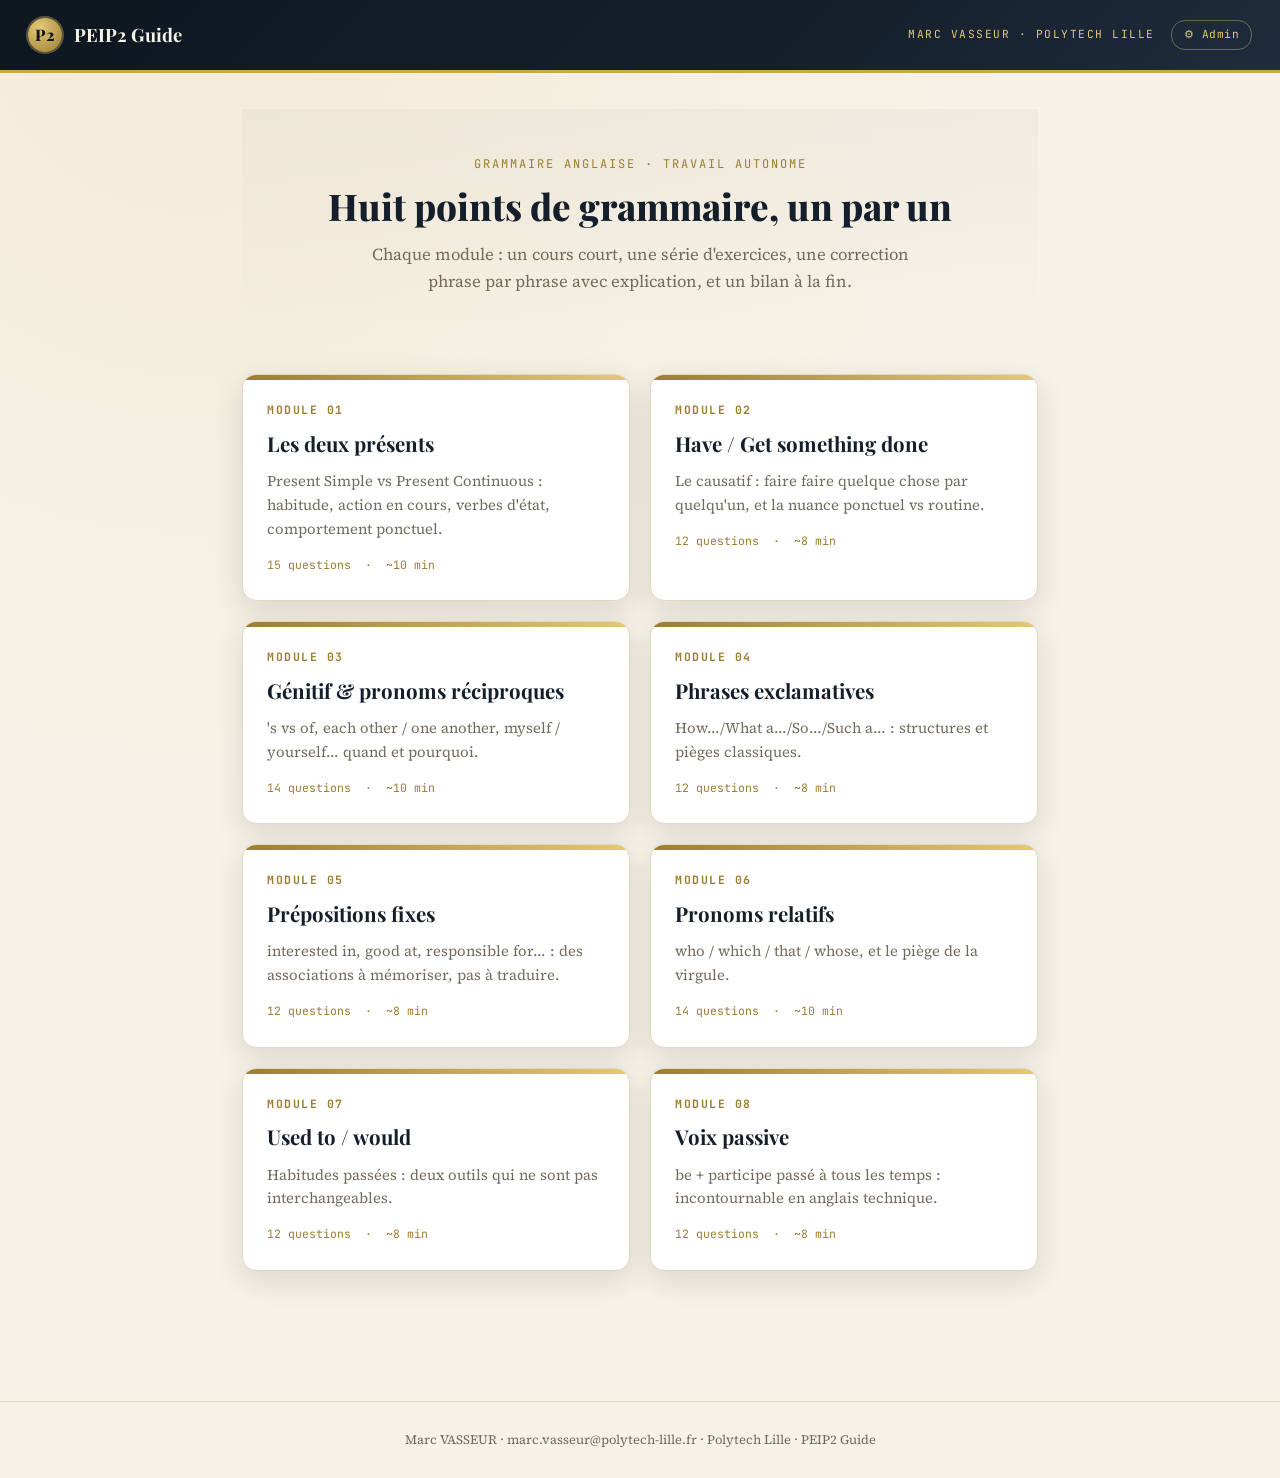
<file: index.html>
<!DOCTYPE html>
<html lang="fr">
<head>
<meta charset="UTF-8">
<meta name="viewport" content="width=device-width, initial-scale=1.0">
<title>PEIP2 Guide — Grammaire anglaise autonome</title>
<link rel="stylesheet" href="style.css">
</head>
<body>

<div class="topbar">
  <a href="index.html" class="brand">
    <span class="crest">P2</span>
    <span>PEIP2 Guide</span>
  </a>
  <div style="display:flex;align-items:center;gap:16px;">
    <span class="tagline">Marc Vasseur &middot; Polytech Lille</span>
    <a href="admin.html" style="font-family:'JetBrains Mono',monospace;font-size:.7rem;letter-spacing:.5px;color:var(--gold-light);text-decoration:none;border:1px solid rgba(228,200,119,.4);padding:5px 12px;border-radius:14px;white-space:nowrap;">⚙ Admin</a>
  </div>
</div>

<main>
  <div class="hero">
    <div class="kicker">Grammaire anglaise &middot; travail autonome</div>
    <h1>Huit points de grammaire, un par un</h1>
    <p>Chaque module : un cours court, une série d'exercices, une correction phrase par phrase avec explication, et un bilan à la fin.</p>
  </div>

  <div class="module-grid">
    <a class="module-card" href="module1.html" data-module="1">
      <div class="num">MODULE 01</div>
      <h2>Les deux présents</h2>
      <p>Present Simple vs Present Continuous : habitude, action en cours, verbes d'état, comportement ponctuel.</p>
      <div class="meta"><span>15 questions</span><span>&middot;</span><span>~10 min</span></div>
    </a>

    <a class="module-card" href="module2.html" data-module="2">
      <div class="num">MODULE 02</div>
      <h2>Have / Get something done</h2>
      <p>Le causatif : faire faire quelque chose par quelqu'un, et la nuance ponctuel vs routine.</p>
      <div class="meta"><span>12 questions</span><span>&middot;</span><span>~8 min</span></div>
    </a>

    <a class="module-card" href="module3.html" data-module="3">
      <div class="num">MODULE 03</div>
      <h2>Génitif &amp; pronoms réciproques</h2>
      <p>'s vs of, each other / one another, myself / yourself... quand et pourquoi.</p>
      <div class="meta"><span>14 questions</span><span>&middot;</span><span>~10 min</span></div>
    </a>

    <a class="module-card" href="module4.html" data-module="4">
      <div class="num">MODULE 04</div>
      <h2>Phrases exclamatives</h2>
      <p>How.../What a.../So.../Such a... : structures et pièges classiques.</p>
      <div class="meta"><span>12 questions</span><span>&middot;</span><span>~8 min</span></div>
    </a>

    <a class="module-card" href="module5.html" data-module="5">
      <div class="num">MODULE 05</div>
      <h2>Prépositions fixes</h2>
      <p>interested in, good at, responsible for... : des associations à mémoriser, pas à traduire.</p>
      <div class="meta"><span>12 questions</span><span>&middot;</span><span>~8 min</span></div>
    </a>

    <a class="module-card" href="module6.html" data-module="6">
      <div class="num">MODULE 06</div>
      <h2>Pronoms relatifs</h2>
      <p>who / which / that / whose, et le piège de la virgule.</p>
      <div class="meta"><span>14 questions</span><span>&middot;</span><span>~10 min</span></div>
    </a>

    <a class="module-card" href="module7.html" data-module="7">
      <div class="num">MODULE 07</div>
      <h2>Used to / would</h2>
      <p>Habitudes passées : deux outils qui ne sont pas interchangeables.</p>
      <div class="meta"><span>12 questions</span><span>&middot;</span><span>~8 min</span></div>
    </a>

    <a class="module-card" href="module8.html" data-module="8">
      <div class="num">MODULE 08</div>
      <h2>Voix passive</h2>
      <p>be + participe passé à tous les temps : incontournable en anglais technique.</p>
      <div class="meta"><span>12 questions</span><span>&middot;</span><span>~8 min</span></div>
    </a>
  </div>
</main>

<footer>Marc VASSEUR &middot; marc.vasseur@polytech-lille.fr &middot; Polytech Lille &middot; PEIP2 Guide</footer>

<script src="access.js"></script>
<script>PEIP2Access.decorateHome();</script>

</body>
</html>
</file>
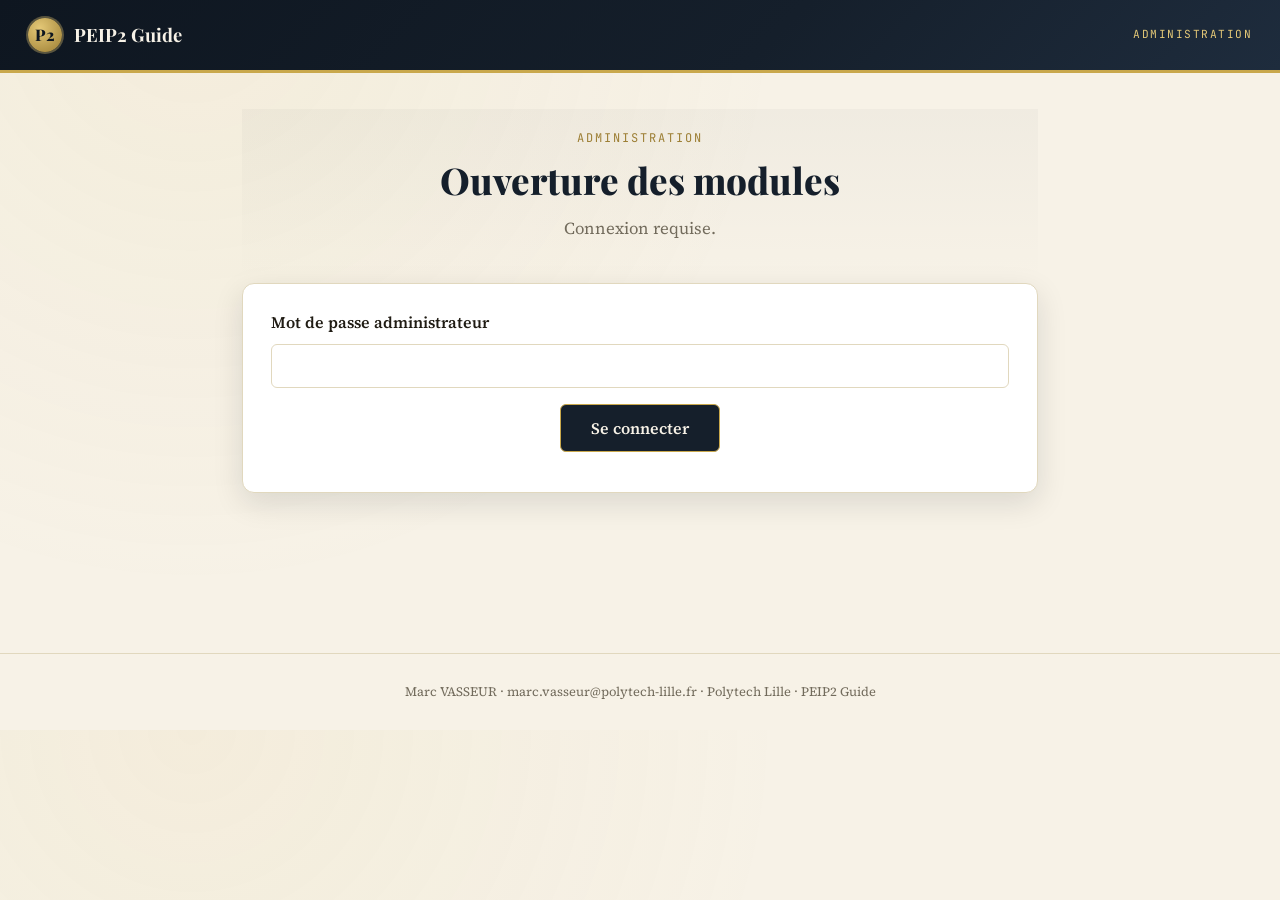
<file: admin.html>
<!DOCTYPE html>
<html lang="fr">
<head>
<meta charset="UTF-8">
<meta name="viewport" content="width=device-width, initial-scale=1.0">
<title>Administration — PEIP2 Guide</title>
<link rel="stylesheet" href="style.css">
</head>
<body>

<div class="topbar">
  <a href="index.html" class="brand"><span class="crest">P2</span><span>PEIP2 Guide</span></a>
  <span class="tagline">Administration</span>
</div>

<main>
  <div class="hero" style="padding-top:20px;">
    <div class="kicker">Administration</div>
    <h1>Ouverture des modules</h1>
    <p id="heroSub">Connexion requise.</p>
  </div>

  <div class="course" id="loginPanel">
    <label style="display:block;margin-bottom:8px;font-weight:600;">Mot de passe administrateur</label>
    <input type="password" id="loginPwd" style="width:100%;padding:10px 12px;border:1px solid var(--border);border-radius:6px;font-family:'Source Serif 4',serif;font-size:1rem;margin-bottom:16px;">
    <div style="text-align:center;">
      <button class="btn-check" id="loginBtn" style="font-size:1rem;padding:12px 30px;">Se connecter</button>
    </div>
    <div id="loginMsg" style="text-align:center;margin-top:14px;font-family:'JetBrains Mono',monospace;font-size:.85rem;"></div>
  </div>

  <div class="course" id="adminPanel" style="display:none;">
    <label style="display:flex;align-items:center;gap:10px;margin-bottom:22px;">
      <input type="checkbox" id="globalClosed" style="width:18px;height:18px;">
      <span><strong>Fermer tout le guide</strong> (prioritaire sur les réglages individuels ci-dessous)</span>
    </label>

    <div id="moduleRows"></div>

    <div style="text-align:center;margin-top:24px;">
      <button class="btn-check" id="saveBtn" style="font-size:1rem;padding:12px 30px;">Enregistrer</button>
      <button class="btn-check" id="reloadBtn" style="font-size:1rem;padding:12px 30px;background:transparent;color:var(--navy);border-color:var(--navy);">Recharger l'état actuel</button>
    </div>
    <div id="statusMsg" style="text-align:center;margin-top:16px;font-family:'JetBrains Mono',monospace;font-size:.85rem;"></div>
  </div>
</main>

<footer>Marc VASSEUR &middot; marc.vasseur@polytech-lille.fr &middot; Polytech Lille &middot; PEIP2 Guide</footer>

<script>
const MODULE_NAMES = {
  1: "Les deux présents", 2: "Have/Get something done", 3: "Génitif & réciproques",
  4: "Phrases exclamatives", 5: "Prépositions fixes", 6: "Pronoms relatifs",
  7: "Used to / would", 8: "Voix passive"
};

let currentAccess = null;
let sessionPwd = null;

function toLocalInputValue(iso){
  const d = new Date(iso);
  const pad = n => String(n).padStart(2,'0');
  return `${d.getFullYear()}-${pad(d.getMonth()+1)}-${pad(d.getDate())}T${pad(d.getHours())}:${pad(d.getMinutes())}`;
}

function renderRows(){
  const wrap = document.getElementById('moduleRows');
  wrap.innerHTML = Object.keys(MODULE_NAMES).map(id=>{
    const m = currentAccess.modules[id] || {unlocked:false, unlock_date:null};
    const dtVal = m.unlock_date ? toLocalInputValue(m.unlock_date) : '';
    return `
      <div class="q-card" data-id="${id}" style="display:flex;align-items:center;gap:14px;flex-wrap:wrap;">
        <span style="font-family:'JetBrains Mono',monospace;font-weight:700;min-width:26px;">${id}</span>
        <span style="min-width:220px;font-weight:600;">${MODULE_NAMES[id]}</span>
        <label style="display:flex;align-items:center;gap:6px;">
          <input type="checkbox" class="chk-unlock" ${m.unlocked?'checked':''}> Ouvert
        </label>
        <input type="datetime-local" class="dt-unlock" value="${dtVal}">
        <span style="font-family:'JetBrains Mono',monospace;font-size:.72rem;color:var(--muted);">${m.unlock_date ? 'dès le ' + new Date(m.unlock_date).toLocaleString('fr-FR',{dateStyle:'short',timeStyle:'short'}) : 'immédiat si coché'}</span>
      </div>`;
  }).join('');
}

async function loadAccess(){
  const r = await fetch('https://raw.githubusercontent.com/marcvasseurpolytech-dot/peip2-guide/data/access.json?_=' + Date.now());
  currentAccess = await r.json();
  document.getElementById('globalClosed').checked = !!currentAccess.closed;
  renderRows();
}

function readModules(){
  const rows = document.querySelectorAll('#moduleRows .q-card');
  const out = {};
  rows.forEach(row=>{
    const id = row.dataset.id;
    const unlocked = row.querySelector('.chk-unlock').checked;
    const dtVal = row.querySelector('.dt-unlock').value;
    out[id] = { unlocked, unlock_date: dtVal ? new Date(dtVal).toISOString() : null };
  });
  return out;
}

async function attemptLogin(){
  const msgEl = document.getElementById('loginMsg');
  const pwd = document.getElementById('loginPwd').value;
  if(!pwd){ return; }
  msgEl.textContent = 'Vérification…';
  msgEl.style.color = 'var(--muted)';
  try {
    const res = await fetch('/api/verify-password', {
      method:'POST', headers:{'Content-Type':'application/json'},
      body: JSON.stringify({ password: pwd })
    });
    const j = await res.json();
    if(res.ok && j.ok){
      sessionPwd = pwd;
      document.getElementById('loginPanel').style.display = 'none';
      document.getElementById('adminPanel').style.display = 'block';
      document.getElementById('heroSub').textContent = 'Chaque module peut être ouvert immédiatement, fermé, ou programmé à une date.';
      await loadAccess();
    } else {
      msgEl.textContent = 'Mot de passe incorrect.';
      msgEl.style.color = 'var(--bad)';
    }
  } catch(e){
    msgEl.textContent = 'Erreur réseau : ' + e.message;
    msgEl.style.color = 'var(--bad)';
  }
}

document.getElementById('loginBtn').addEventListener('click', attemptLogin);
document.getElementById('loginPwd').addEventListener('keydown', e=>{ if(e.key==='Enter') attemptLogin(); });

document.getElementById('reloadBtn').addEventListener('click', loadAccess);

document.getElementById('saveBtn').addEventListener('click', async ()=>{
  const statusEl = document.getElementById('statusMsg');
  statusEl.textContent = 'Enregistrement…';
  const payload = {
    password: sessionPwd,
    closed: document.getElementById('globalClosed').checked,
    modules: readModules()
  };
  try {
    const res = await fetch('/api/update-access', {
      method:'POST', headers:{'Content-Type':'application/json'},
      body: JSON.stringify(payload)
    });
    if(res.ok){
      statusEl.textContent = 'Enregistré avec succès.';
      statusEl.style.color = 'var(--ok)';
    } else {
      const t = await res.text();
      statusEl.textContent = 'Erreur : ' + t;
      statusEl.style.color = 'var(--bad)';
    }
  } catch(e){
    statusEl.textContent = 'Erreur réseau : ' + e.message;
    statusEl.style.color = 'var(--bad)';
  }
});
</script>

</body>
</html>
</file>
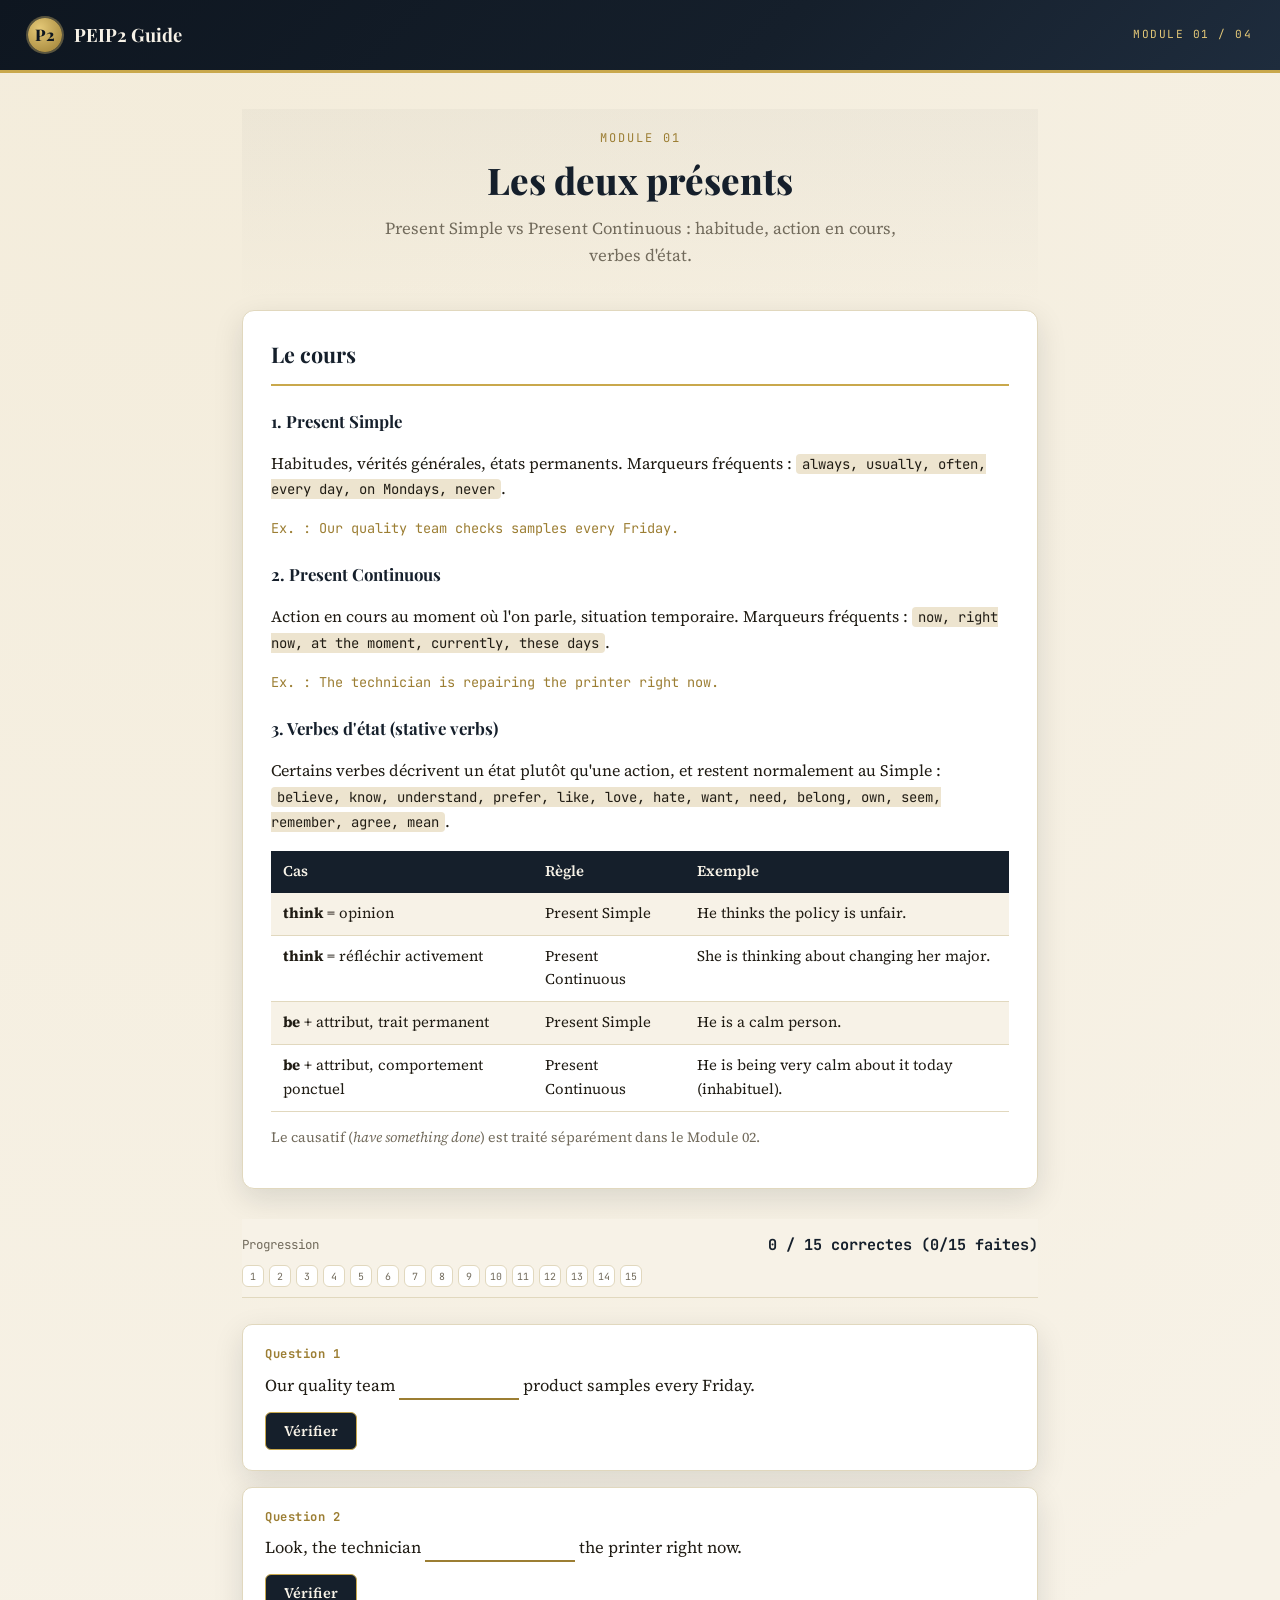
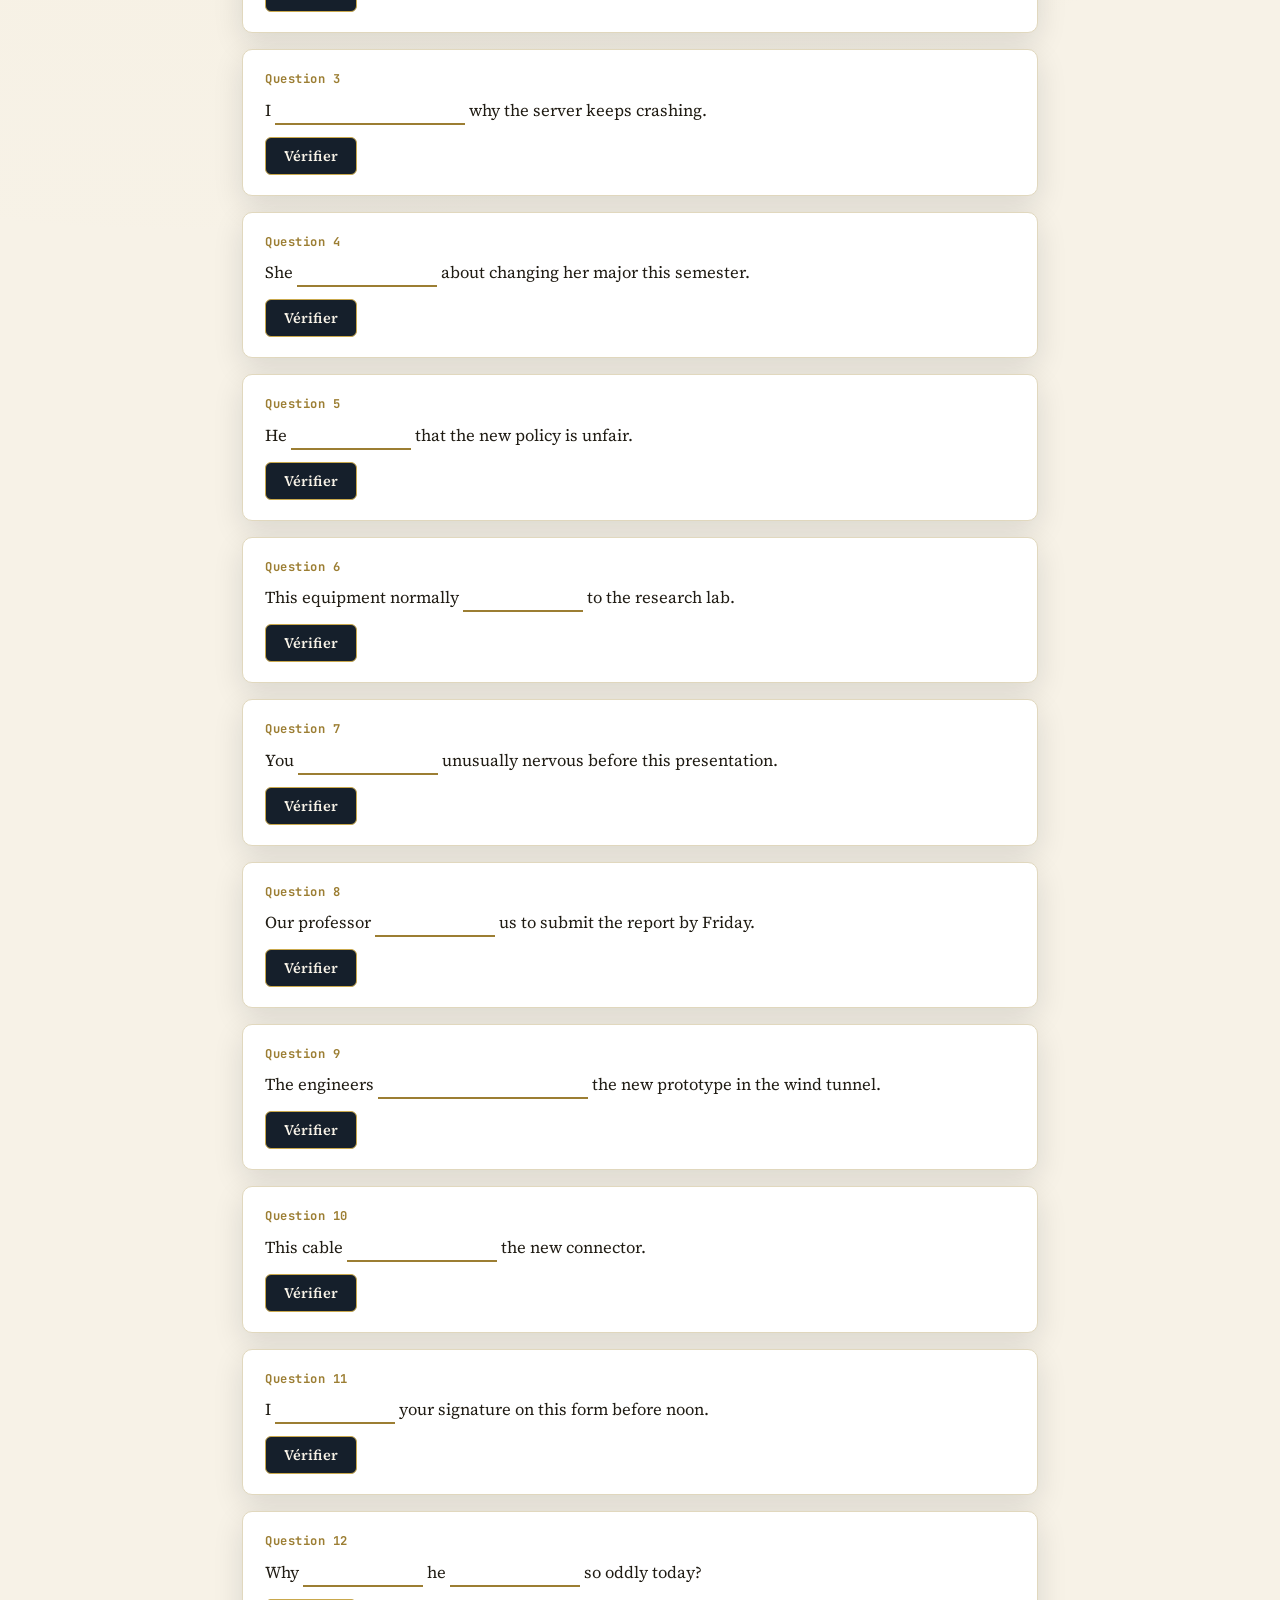
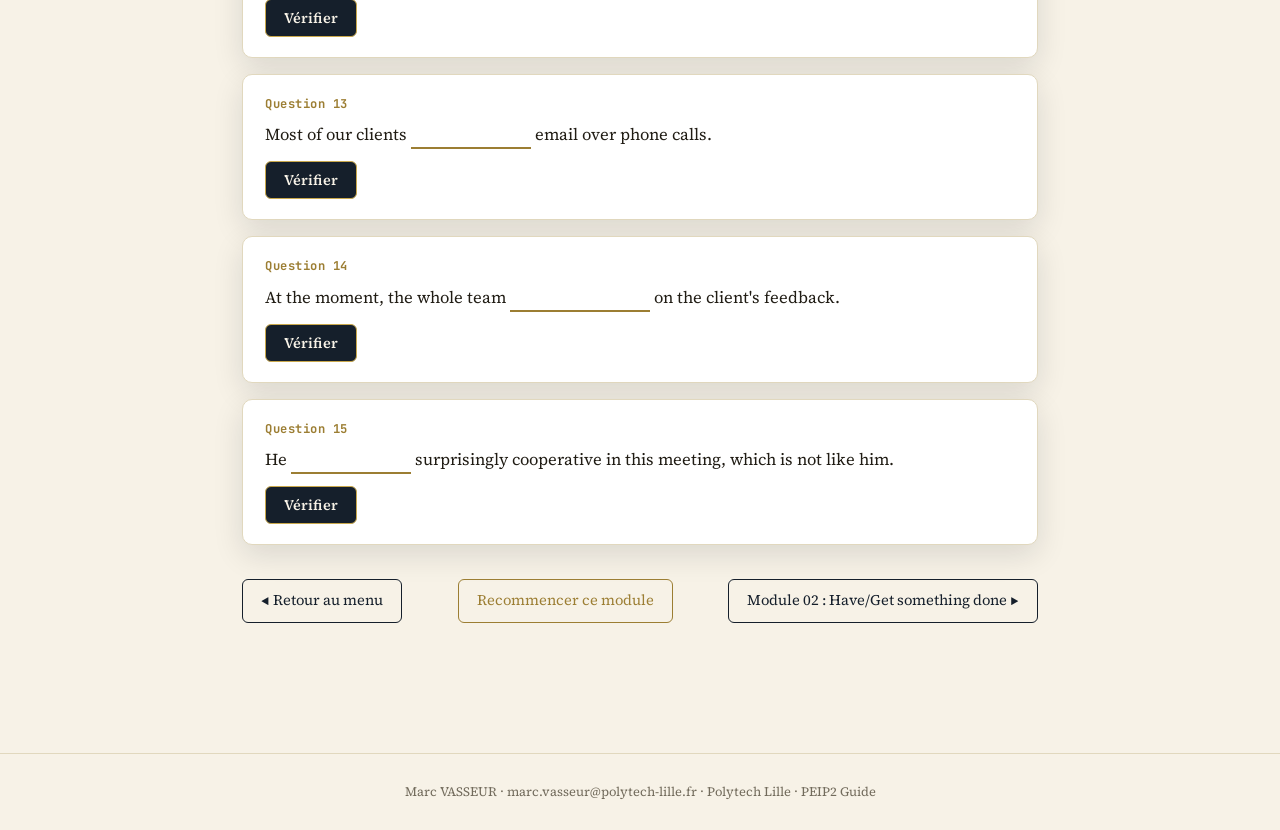
<file: module1.html>
<!DOCTYPE html>
<html lang="fr">
<head>
<meta charset="UTF-8">
<meta name="viewport" content="width=device-width, initial-scale=1.0">
<title>Module 1 — Les deux présents | PEIP2 Guide</title>
<link rel="stylesheet" href="style.css">
</head>
<body>

<div class="topbar">
  <a href="index.html" class="brand"><span class="crest">P2</span><span>PEIP2 Guide</span></a>
  <span class="tagline">Module 01 / 04</span>
</div>

<main>
  <div class="hero" style="padding-top:20px;">
    <div class="kicker">Module 01</div>
    <h1>Les deux présents</h1>
    <p>Present Simple vs Present Continuous : habitude, action en cours, verbes d'état.</p>
  </div>

  <div class="course">
    <h2>Le cours</h2>

    <h3>1. Present Simple</h3>
    <p>Habitudes, vérités générales, états permanents. Marqueurs fréquents : <code>always, usually, often, every day, on Mondays, never</code>.</p>
    <p class="ex">Ex. : Our quality team checks samples every Friday.</p>

    <h3>2. Present Continuous</h3>
    <p>Action en cours au moment où l'on parle, situation temporaire. Marqueurs fréquents : <code>now, right now, at the moment, currently, these days</code>.</p>
    <p class="ex">Ex. : The technician is repairing the printer right now.</p>

    <h3>3. Verbes d'état (stative verbs)</h3>
    <p>Certains verbes décrivent un état plutôt qu'une action, et restent normalement au Simple : <code>believe, know, understand, prefer, like, love, hate, want, need, belong, own, seem, remember, agree, mean</code>.</p>

    <table>
      <tr><th>Cas</th><th>Règle</th><th>Exemple</th></tr>
      <tr>
        <td><strong>think</strong> = opinion</td>
        <td>Present Simple</td>
        <td>He thinks the policy is unfair.</td>
      </tr>
      <tr>
        <td><strong>think</strong> = réfléchir activement</td>
        <td>Present Continuous</td>
        <td>She is thinking about changing her major.</td>
      </tr>
      <tr>
        <td><strong>be</strong> + attribut, trait permanent</td>
        <td>Present Simple</td>
        <td>He is a calm person.</td>
      </tr>
      <tr>
        <td><strong>be</strong> + attribut, comportement ponctuel</td>
        <td>Present Continuous</td>
        <td>He is being very calm about it today (inhabituel).</td>
      </tr>
    </table>
    <p style="font-size:.88rem;color:var(--muted);">Le causatif (<em>have something done</em>) est traité séparément dans le Module 02.</p>
  </div>

  <div class="progress-wrap">
    <div class="progress-head">
      <span class="label">Progression</span>
      <span class="score" id="scoreLabel">0 / 15</span>
    </div>
    <div class="progress-dots" id="progressDots"></div>
  </div>

  <div id="questionsArea"></div>

  <div class="completion" id="completionBanner">
    <div>Bilan du module</div>
    <div class="big" id="completionScore">0 / 15</div>
    <div class="msg" id="completionMsg"></div>
  </div>

  <div class="pagenav">
    <a href="index.html">&#9664; Retour au menu</a>
    <a href="#" class="reset" onclick="location.reload();return false;">Recommencer ce module</a>
    <a href="module2.html">Module 02 : Have/Get something done &#9654;</a>
  </div>
</main>

<footer>Marc VASSEUR &middot; marc.vasseur@polytech-lille.fr &middot; Polytech Lille &middot; PEIP2 Guide</footer>

<script src="access.js"></script>
<script src="engine.js"></script>
<script>
const QUESTIONS = [
  {
    id:1,
    before:"Our quality team ",
    blanksMeta:[{ accepted:["checks"], width:110, after:" product samples every Friday." }],
    explanation:"Habitude régulière (« every Friday ») : <strong>Present Simple : checks</strong>."
  },
  {
    id:2,
    before:"Look, the technician ",
    blanksMeta:[{ accepted:["is repairing"], width:150, after:" the printer right now." }],
    explanation:"Action en cours au moment où l'on parle (« right now ») : <strong>Present Continuous : is repairing</strong>."
  },
  {
    id:3,
    before:"I ",
    blanksMeta:[{ accepted:["don't understand","do not understand"], width:190, after:" why the server keeps crashing." }],
    explanation:"« understand » est un verbe d'état : toujours au <strong>Present Simple</strong>, jamais progressif &rarr; <strong>don't understand</strong>."
  },
  {
    id:4,
    before:"She ",
    blanksMeta:[{ accepted:["is thinking"], width:140, after:" about changing her major this semester." }],
    explanation:"« think about » = réfléchir activement à une décision : <strong>Present Continuous : is thinking</strong>."
  },
  {
    id:5,
    before:"He ",
    blanksMeta:[{ accepted:["thinks"], width:110, after:" that the new policy is unfair." }],
    explanation:"« think that » = avoir une opinion : <strong>Present Simple : thinks</strong>."
  },
  {
    id:6,
    before:"This equipment normally ",
    blanksMeta:[{ accepted:["belongs"], width:120, after:" to the research lab." }],
    explanation:"« belong » est un verbe d'état (appartenance) : <strong>Present Simple : belongs</strong>."
  },
  {
    id:7,
    before:"You ",
    blanksMeta:[{ accepted:["are being"], width:140, after:" unusually nervous before this presentation." }],
    explanation:"« unusually » + contexte ponctuel : comportement temporaire, pas un trait de caractère &rarr; <strong>Present Continuous : are being</strong>."
  },
  {
    id:8,
    before:"Our professor ",
    blanksMeta:[{ accepted:["wants"], width:110, after:" us to submit the report by Friday." }],
    explanation:"« want » est un verbe d'état : <strong>Present Simple : wants</strong>."
  },
  {
    id:9,
    before:"The engineers ",
    blanksMeta:[{ accepted:["are currently testing","are testing"], width:210, after:" the new prototype in the wind tunnel." }],
    explanation:"« currently » marque une action en cours : <strong>Present Continuous : are currently testing</strong>."
  },
  {
    id:10,
    before:"This cable ",
    blanksMeta:[{ accepted:["doesn't fit","does not fit"], width:150, after:" the new connector." }],
    explanation:"Fait général, vérité technique stable : <strong>Present Simple : doesn't fit</strong>."
  },
  {
    id:11,
    before:"I ",
    blanksMeta:[{ accepted:["need"], width:100, after:" your signature on this form before noon." }],
    explanation:"« need » est un verbe d'état : <strong>Present Simple : need</strong>."
  },
  {
    id:12,
    before:"Why ",
    blanksMeta:[
      { accepted:["is"], width:70, after:" he " },
      { accepted:["behaving"], width:130, after:" so oddly today?" }
    ],
    explanation:"« today » indique un comportement ponctuel, pas habituel : <strong>Present Continuous : is ... behaving</strong>."
  },
  {
    id:13,
    before:"Most of our clients ",
    blanksMeta:[{ accepted:["prefer"], width:120, after:" email over phone calls." }],
    explanation:"« prefer » est un verbe d'état : <strong>Present Simple : prefer</strong>."
  },
  {
    id:14,
    before:"At the moment, the whole team ",
    blanksMeta:[{ accepted:["is working"], width:140, after:" on the client's feedback." }],
    explanation:"« At the moment » : action en cours &rarr; <strong>Present Continuous : is working</strong>."
  },
  {
    id:15,
    before:"He ",
    blanksMeta:[{ accepted:["is being"], width:120, after:" surprisingly cooperative in this meeting, which is not like him." }],
    explanation:"« which is not like him » : comportement inhabituel et temporaire &rarr; <strong>Present Continuous : is being</strong>."
  }
];

PEIP2Access.guardModule(1, () => PEIP2.init(QUESTIONS));
</script>

</body>
</html>
</file>
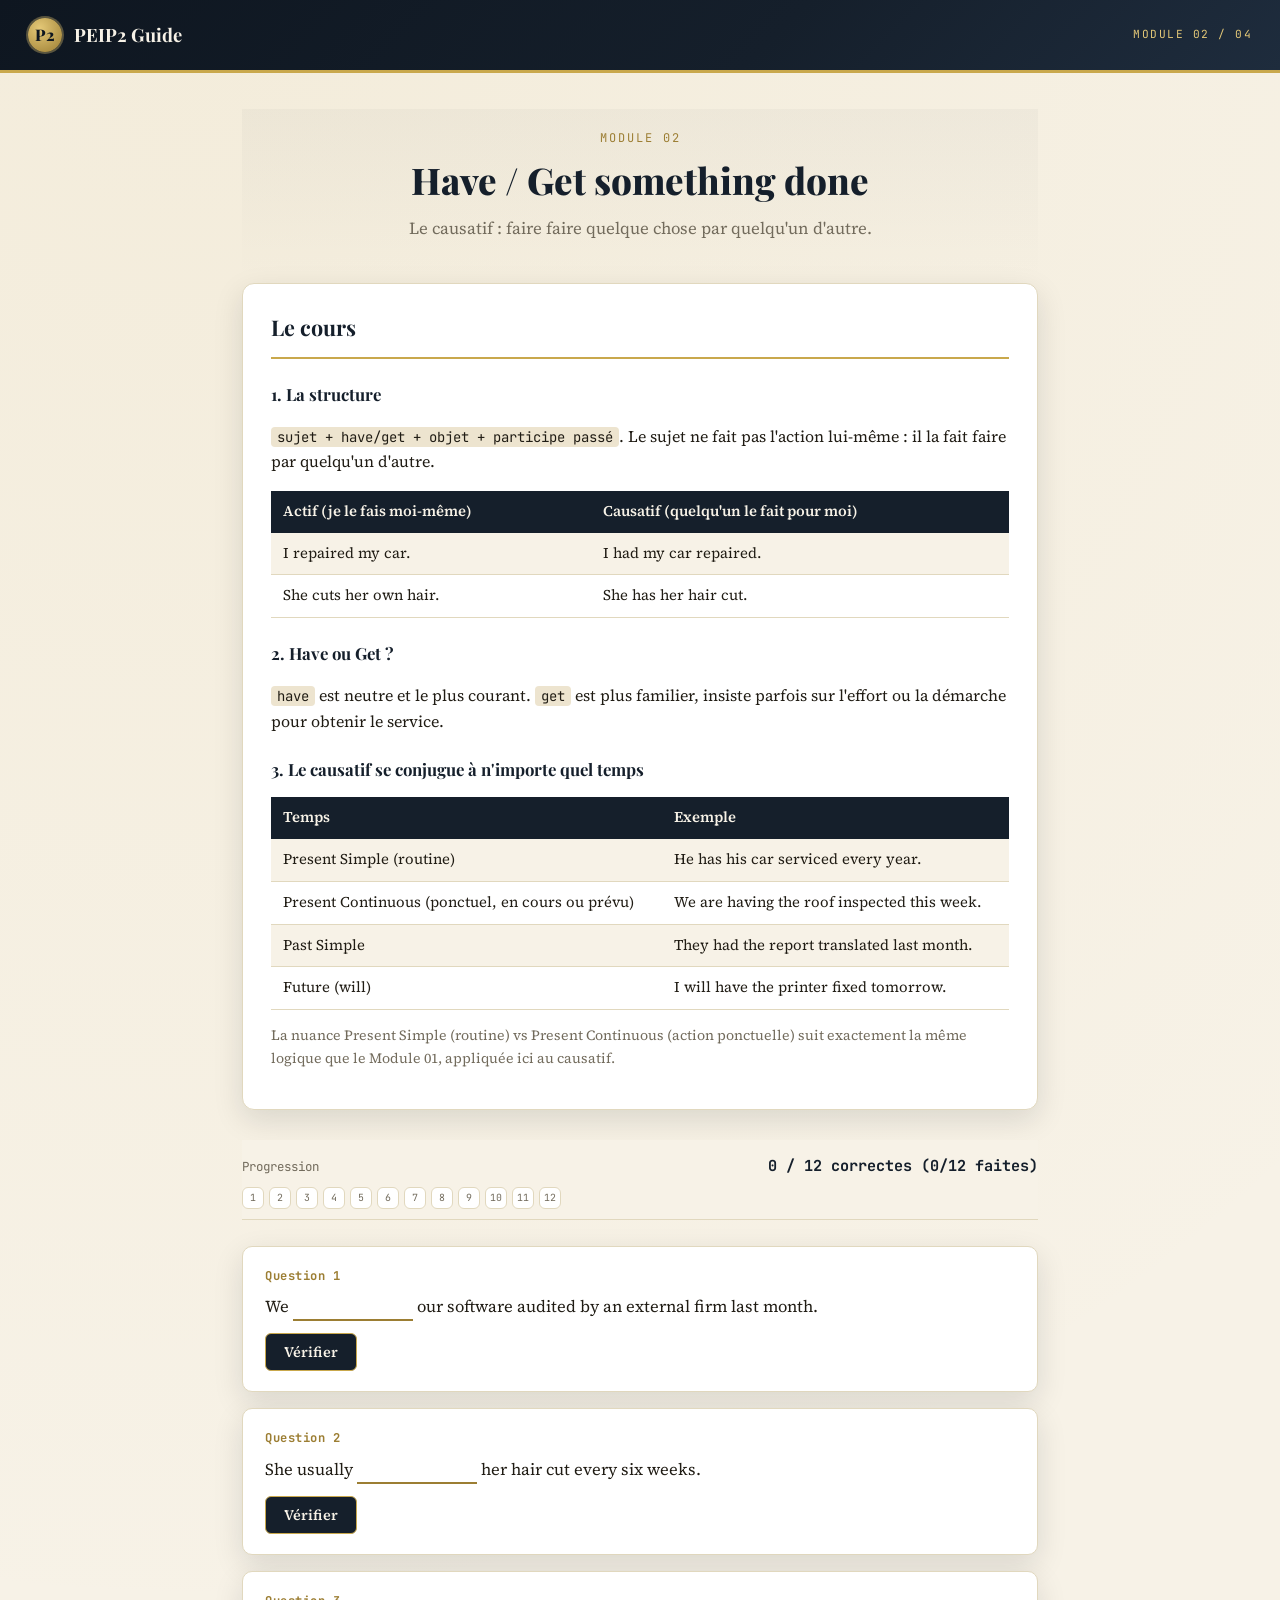
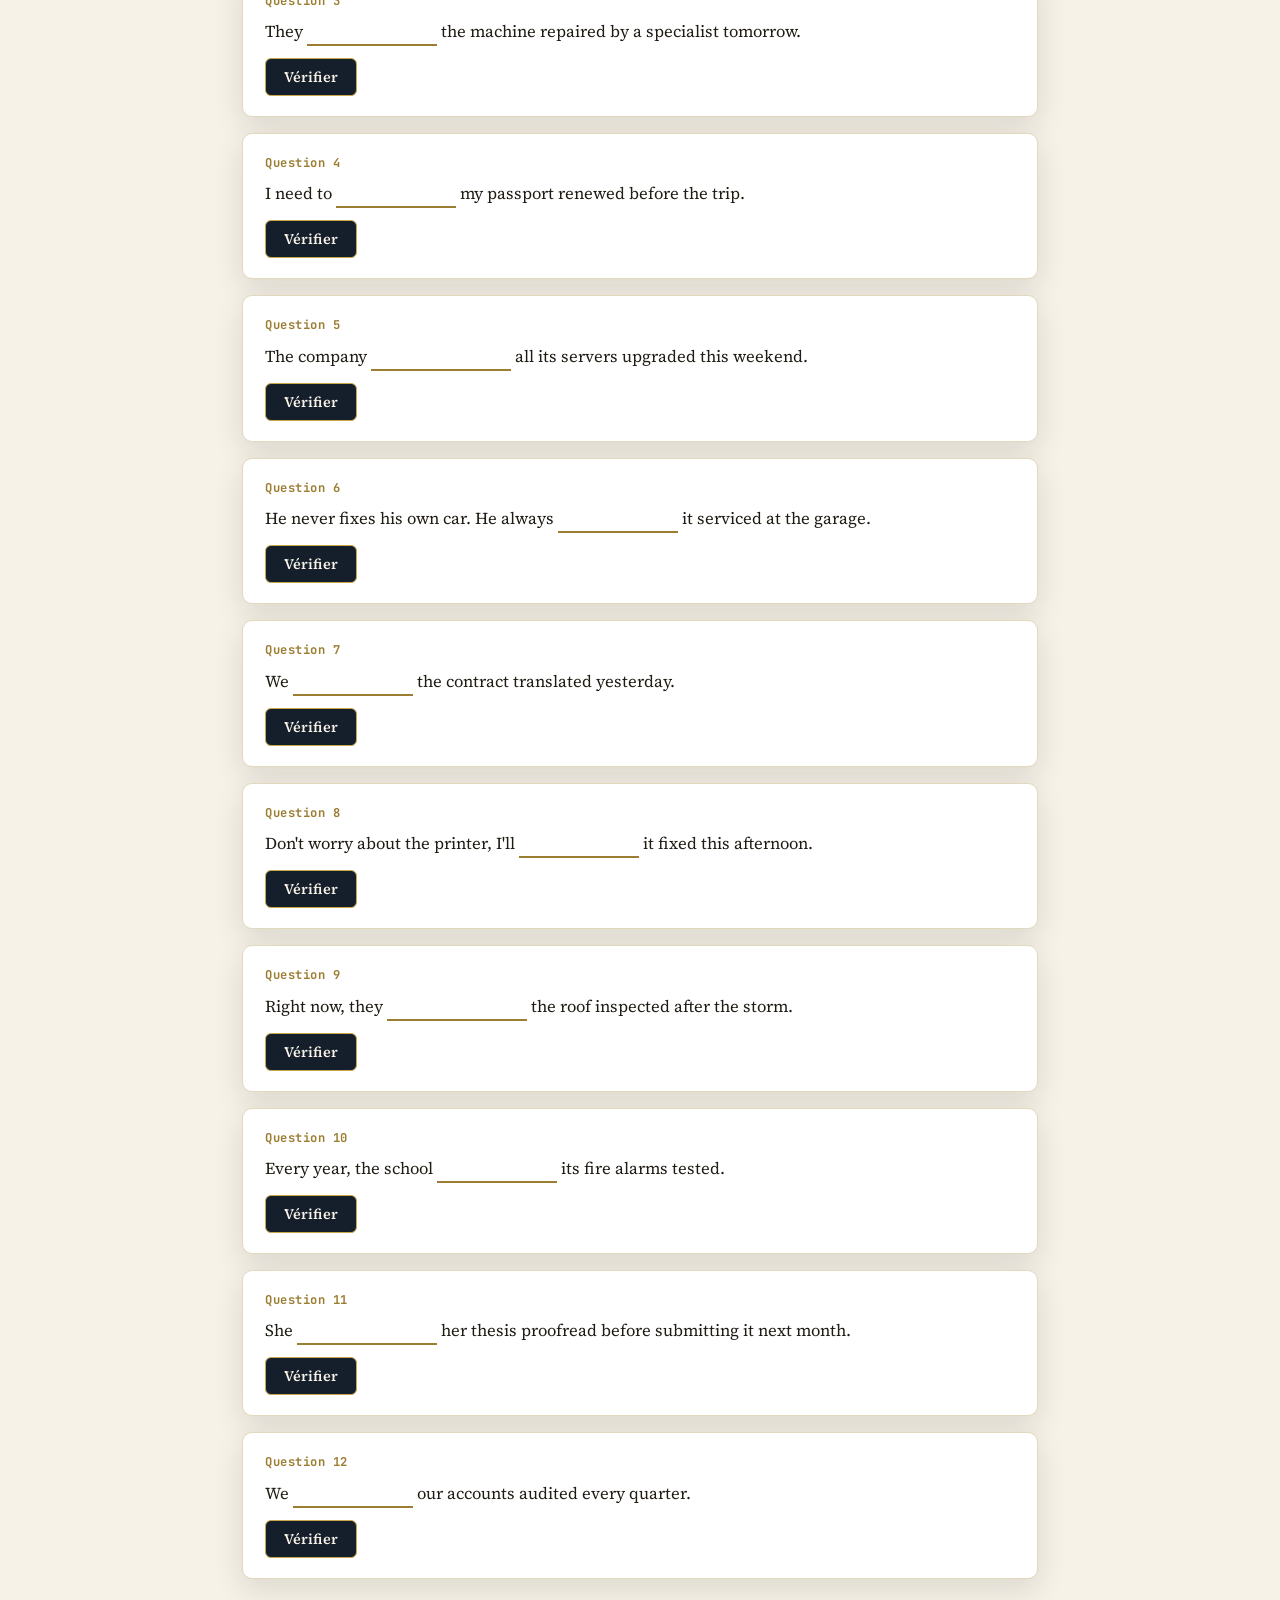
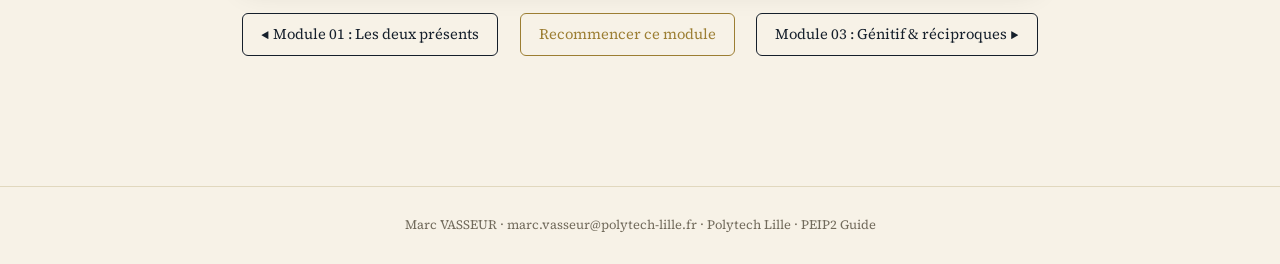
<file: module2.html>
<!DOCTYPE html>
<html lang="fr">
<head>
<meta charset="UTF-8">
<meta name="viewport" content="width=device-width, initial-scale=1.0">
<title>Module 2 — Have/Get something done | PEIP2 Guide</title>
<link rel="stylesheet" href="style.css">
</head>
<body>

<div class="topbar">
  <a href="index.html" class="brand"><span class="crest">P2</span><span>PEIP2 Guide</span></a>
  <span class="tagline">Module 02 / 04</span>
</div>

<main>
  <div class="hero" style="padding-top:20px;">
    <div class="kicker">Module 02</div>
    <h1>Have / Get something done</h1>
    <p>Le causatif : faire faire quelque chose par quelqu'un d'autre.</p>
  </div>

  <div class="course">
    <h2>Le cours</h2>

    <h3>1. La structure</h3>
    <p><code>sujet + have/get + objet + participe passé</code>. Le sujet ne fait pas l'action lui-même : il la fait faire par quelqu'un d'autre.</p>
    <table>
      <tr><th>Actif (je le fais moi-même)</th><th>Causatif (quelqu'un le fait pour moi)</th></tr>
      <tr><td>I repaired my car.</td><td>I had my car repaired.</td></tr>
      <tr><td>She cuts her own hair.</td><td>She has her hair cut.</td></tr>
    </table>

    <h3>2. Have ou Get ?</h3>
    <p><code>have</code> est neutre et le plus courant. <code>get</code> est plus familier, insiste parfois sur l'effort ou la démarche pour obtenir le service.</p>

    <h3>3. Le causatif se conjugue à n'importe quel temps</h3>
    <table>
      <tr><th>Temps</th><th>Exemple</th></tr>
      <tr><td>Present Simple (routine)</td><td>He has his car serviced every year.</td></tr>
      <tr><td>Present Continuous (ponctuel, en cours ou prévu)</td><td>We are having the roof inspected this week.</td></tr>
      <tr><td>Past Simple</td><td>They had the report translated last month.</td></tr>
      <tr><td>Future (will)</td><td>I will have the printer fixed tomorrow.</td></tr>
    </table>
    <p style="font-size:.88rem;color:var(--muted);">La nuance Present Simple (routine) vs Present Continuous (action ponctuelle) suit exactement la même logique que le Module 01, appliquée ici au causatif.</p>
  </div>

  <div class="progress-wrap">
    <div class="progress-head">
      <span class="label">Progression</span>
      <span class="score" id="scoreLabel">0 / 12</span>
    </div>
    <div class="progress-dots" id="progressDots"></div>
  </div>

  <div id="questionsArea"></div>

  <div class="completion" id="completionBanner">
    <div>Bilan du module</div>
    <div class="big" id="completionScore">0 / 12</div>
    <div class="msg" id="completionMsg"></div>
  </div>

  <div class="pagenav">
    <a href="module1.html">&#9664; Module 01 : Les deux présents</a>
    <a href="#" class="reset" onclick="location.reload();return false;">Recommencer ce module</a>
    <a href="module3.html">Module 03 : Génitif &amp; réciproques &#9654;</a>
  </div>
</main>

<footer>Marc VASSEUR &middot; marc.vasseur@polytech-lille.fr &middot; Polytech Lille &middot; PEIP2 Guide</footer>

<script src="access.js"></script>
<script src="engine.js"></script>
<script>
const QUESTIONS = [
  {
    id:1,
    before:"We ",
    blanksMeta:[{ accepted:["had"], width:100, after:" our software audited by an external firm last month." }],
    explanation:"Marqueur « last month » : causatif au <strong>Past Simple : had</strong>."
  },
  {
    id:2,
    before:"She usually ",
    blanksMeta:[{ accepted:["gets"], width:110, after:" her hair cut every six weeks." }],
    explanation:"Routine régulière (« usually », « every six weeks ») : <strong>Present Simple : gets</strong>."
  },
  {
    id:3,
    before:"They ",
    blanksMeta:[{ accepted:["will have"], width:130, after:" the machine repaired by a specialist tomorrow." }],
    explanation:"Marqueur « tomorrow » : causatif au <strong>futur : will have</strong>."
  },
  {
    id:4,
    before:"I need to ",
    blanksMeta:[{ accepted:["get"], width:90, after:" my passport renewed before the trip." }],
    explanation:"Après « need to », base verbale : <strong>get</strong>."
  },
  {
    id:5,
    before:"The company ",
    blanksMeta:[{ accepted:["is having"], width:140, after:" all its servers upgraded this weekend." }],
    explanation:"Action ponctuelle et programmée (« this weekend ») : causatif au <strong>Present Continuous : is having</strong>."
  },
  {
    id:6,
    before:"He never fixes his own car. He always ",
    blanksMeta:[{ accepted:["has"], width:100, after:" it serviced at the garage." }],
    explanation:"Habitude (« always ») : causatif au <strong>Present Simple : has</strong>."
  },
  {
    id:7,
    before:"We ",
    blanksMeta:[{ accepted:["had"], width:100, after:" the contract translated yesterday." }],
    explanation:"Marqueur « yesterday » : causatif au <strong>Past Simple : had</strong>."
  },
  {
    id:8,
    before:"Don't worry about the printer, I'll ",
    blanksMeta:[{ accepted:["have"], width:100, after:" it fixed this afternoon." }],
    explanation:"Après le modal « I'll », base verbale : <strong>have</strong>."
  },
  {
    id:9,
    before:"Right now, they ",
    blanksMeta:[{ accepted:["are having"], width:140, after:" the roof inspected after the storm." }],
    explanation:"« Right now » : causatif ponctuel, <strong>Present Continuous : are having</strong>."
  },
  {
    id:10,
    before:"Every year, the school ",
    blanksMeta:[{ accepted:["gets"], width:110, after:" its fire alarms tested." }],
    explanation:"Routine annuelle (« every year ») : <strong>Present Simple : gets</strong>."
  },
  {
    id:11,
    before:"She ",
    blanksMeta:[{ accepted:["is getting"], width:140, after:" her thesis proofread before submitting it next month." }],
    explanation:"Plan déjà organisé pour le futur (« next month ») : <strong>Present Continuous à valeur de futur : is getting</strong>."
  },
  {
    id:12,
    before:"We ",
    blanksMeta:[{ accepted:["have"], width:100, after:" our accounts audited every quarter." }],
    explanation:"Routine trimestrielle (« every quarter ») : <strong>Present Simple : have</strong>."
  }
];

PEIP2Access.guardModule(2, () => PEIP2.init(QUESTIONS));
</script>

</body>
</html>
</file>
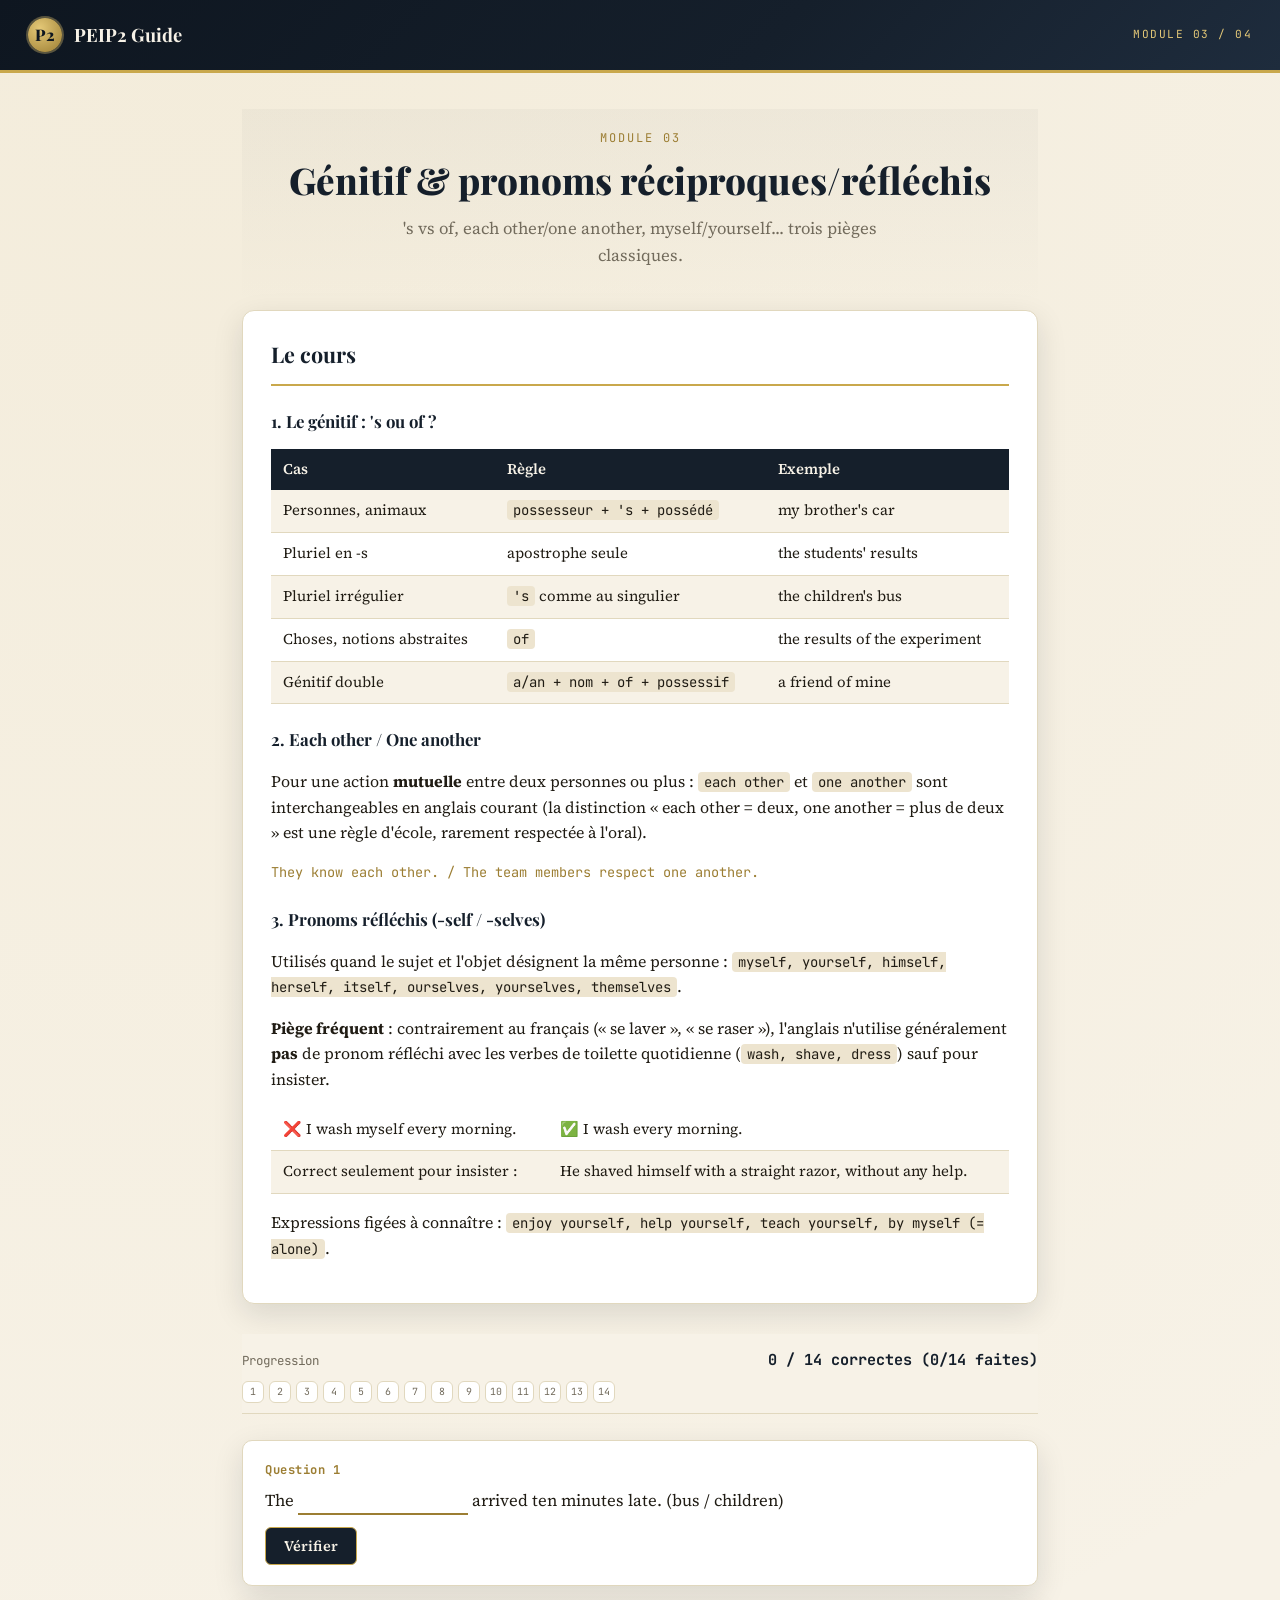
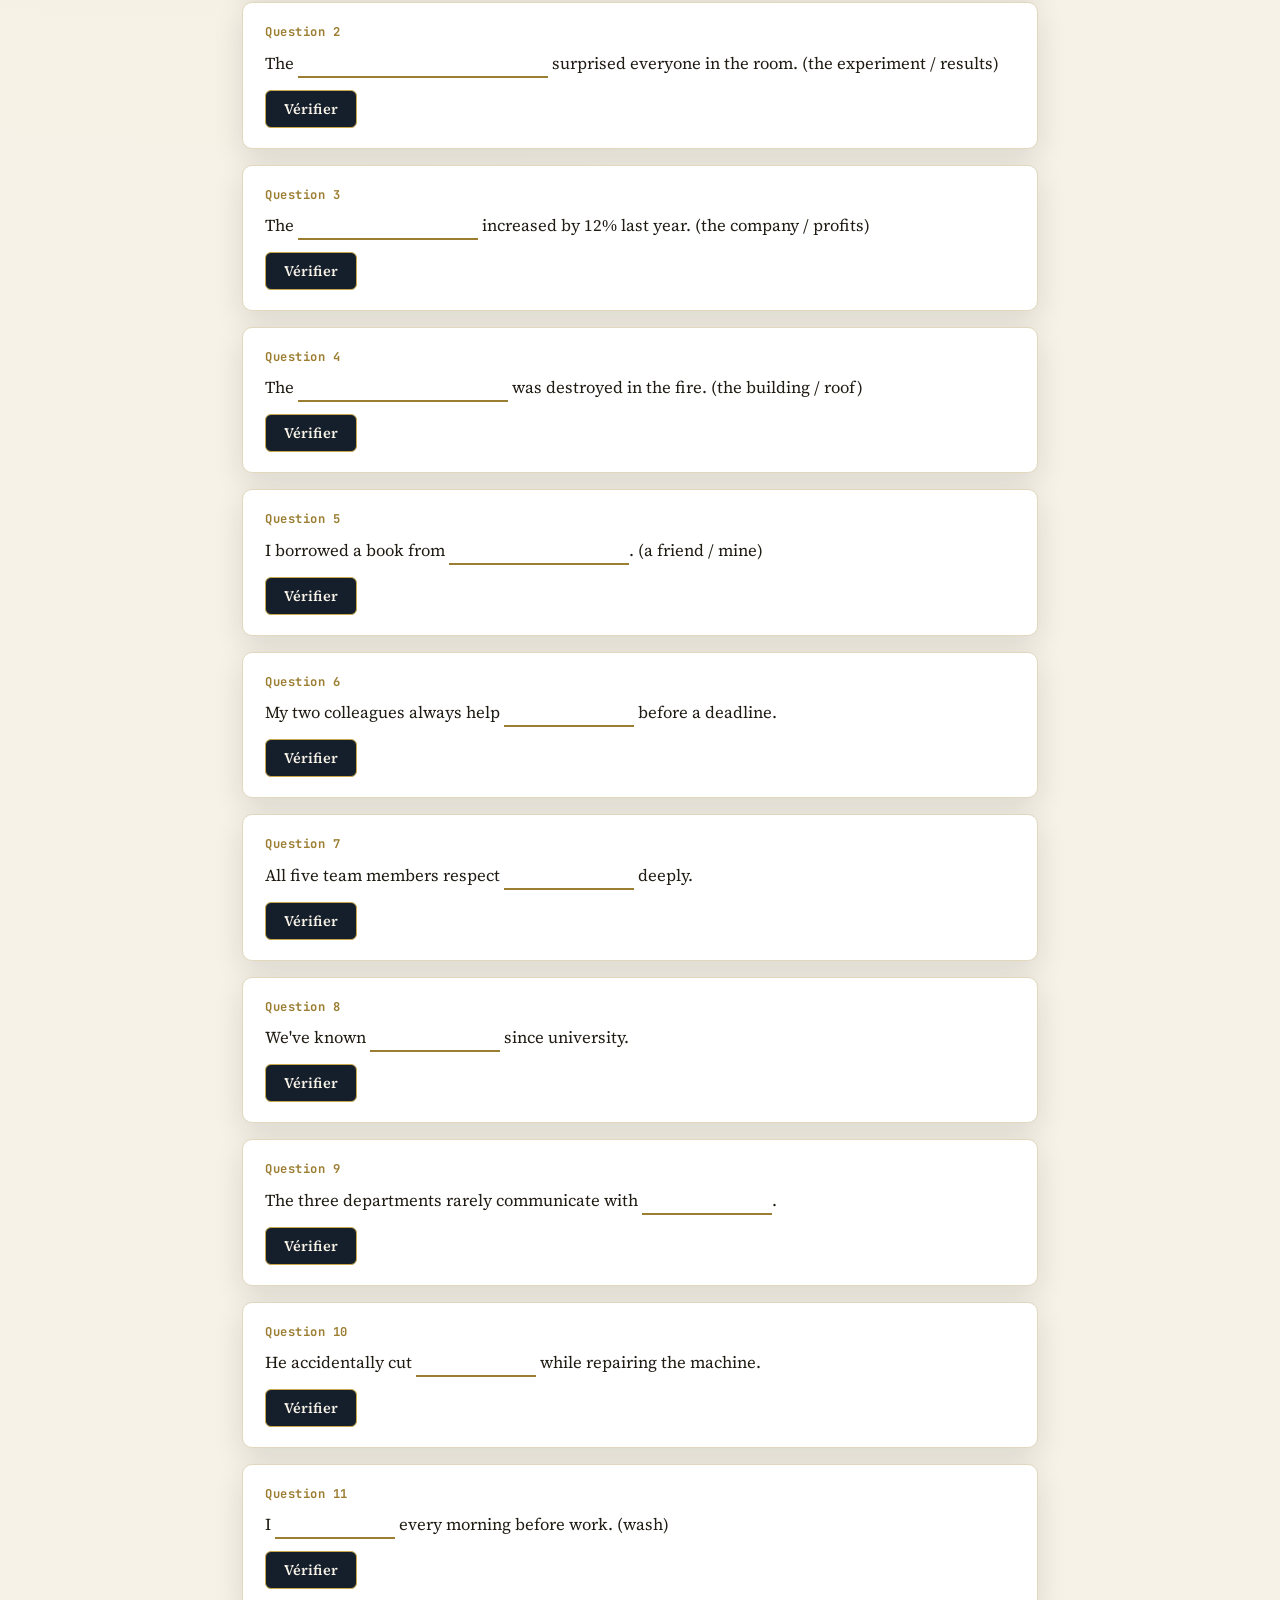
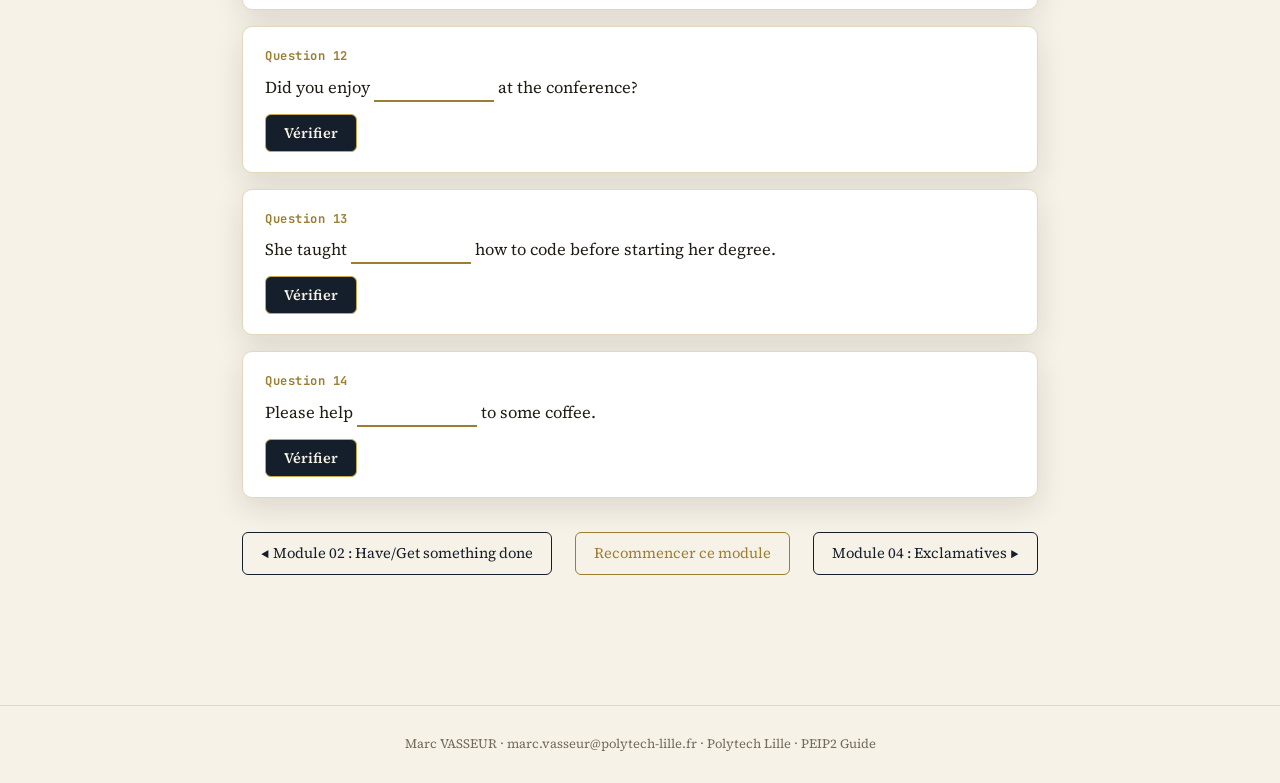
<file: module3.html>
<!DOCTYPE html>
<html lang="fr">
<head>
<meta charset="UTF-8">
<meta name="viewport" content="width=device-width, initial-scale=1.0">
<title>Module 3 — Génitif &amp; pronoms réciproques | PEIP2 Guide</title>
<link rel="stylesheet" href="style.css">
</head>
<body>

<div class="topbar">
  <a href="index.html" class="brand"><span class="crest">P2</span><span>PEIP2 Guide</span></a>
  <span class="tagline">Module 03 / 04</span>
</div>

<main>
  <div class="hero" style="padding-top:20px;">
    <div class="kicker">Module 03</div>
    <h1>Génitif &amp; pronoms réciproques/réfléchis</h1>
    <p>'s vs of, each other/one another, myself/yourself... trois pièges classiques.</p>
  </div>

  <div class="course">
    <h2>Le cours</h2>

    <h3>1. Le génitif : 's ou of ?</h3>
    <table>
      <tr><th>Cas</th><th>Règle</th><th>Exemple</th></tr>
      <tr><td>Personnes, animaux</td><td><code>possesseur + 's + possédé</code></td><td>my brother's car</td></tr>
      <tr><td>Pluriel en -s</td><td>apostrophe seule</td><td>the students' results</td></tr>
      <tr><td>Pluriel irrégulier</td><td><code>'s</code> comme au singulier</td><td>the children's bus</td></tr>
      <tr><td>Choses, notions abstraites</td><td><code>of</code></td><td>the results of the experiment</td></tr>
      <tr><td>Génitif double</td><td><code>a/an + nom + of + possessif</code></td><td>a friend of mine</td></tr>
    </table>

    <h3>2. Each other / One another</h3>
    <p>Pour une action <strong>mutuelle</strong> entre deux personnes ou plus : <code>each other</code> et <code>one another</code> sont interchangeables en anglais courant (la distinction « each other = deux, one another = plus de deux » est une règle d'école, rarement respectée à l'oral).</p>
    <p class="ex">They know each other. / The team members respect one another.</p>

    <h3>3. Pronoms réfléchis (-self / -selves)</h3>
    <p>Utilisés quand le sujet et l'objet désignent la même personne : <code>myself, yourself, himself, herself, itself, ourselves, yourselves, themselves</code>.</p>
    <p><strong>Piège fréquent</strong> : contrairement au français (« se laver », « se raser »), l'anglais n'utilise généralement <strong>pas</strong> de pronom réfléchi avec les verbes de toilette quotidienne (<code>wash, shave, dress</code>) sauf pour insister.</p>
    <table>
      <tr><td>❌ I wash myself every morning.</td><td>✅ I wash every morning.</td></tr>
      <tr><td>Correct seulement pour insister :</td><td>He shaved himself with a straight razor, without any help.</td></tr>
    </table>
    <p>Expressions figées à connaître : <code>enjoy yourself, help yourself, teach yourself, by myself (= alone)</code>.</p>
  </div>

  <div class="progress-wrap">
    <div class="progress-head">
      <span class="label">Progression</span>
      <span class="score" id="scoreLabel">0 / 14</span>
    </div>
    <div class="progress-dots" id="progressDots"></div>
  </div>

  <div id="questionsArea"></div>

  <div class="completion" id="completionBanner">
    <div>Bilan du module</div>
    <div class="big" id="completionScore">0 / 14</div>
    <div class="msg" id="completionMsg"></div>
  </div>

  <div class="pagenav">
    <a href="module2.html">&#9664; Module 02 : Have/Get something done</a>
    <a href="#" class="reset" onclick="location.reload();return false;">Recommencer ce module</a>
    <a href="module4.html">Module 04 : Exclamatives &#9654;</a>
  </div>
</main>

<footer>Marc VASSEUR &middot; marc.vasseur@polytech-lille.fr &middot; Polytech Lille &middot; PEIP2 Guide</footer>

<script src="access.js"></script>
<script src="engine.js"></script>
<script>
const QUESTIONS = [
  {
    id:1,
    before:"The ",
    blanksMeta:[{ accepted:["children's bus"], width:170, after:" arrived ten minutes late. (bus / children)" }],
    explanation:"Pluriel irrégulier (children) : génitif en <strong>'s</strong>, comme au singulier &rarr; <strong>children's bus</strong>."
  },
  {
    id:2,
    before:"The ",
    blanksMeta:[{ accepted:["results of the experiment"], width:250, after:" surprised everyone in the room. (the experiment / results)" }],
    explanation:"Possesseur inanimé (une expérience, pas une personne) : on utilise <strong>of</strong> &rarr; <strong>results of the experiment</strong>."
  },
  {
    id:3,
    before:"The ",
    blanksMeta:[{ accepted:["company's profits"], width:180, after:" increased by 12% last year. (the company / profits)" }],
    explanation:"Possesseur = une organisation assimilée à un groupe de personnes : génitif en <strong>'s</strong> &rarr; <strong>company's profits</strong>."
  },
  {
    id:4,
    before:"The ",
    blanksMeta:[{ accepted:["roof of the building"], width:210, after:" was destroyed in the fire. (the building / roof)" }],
    explanation:"Possesseur inanimé (un bâtiment) : <strong>of</strong> &rarr; <strong>roof of the building</strong>."
  },
  {
    id:5,
    before:"I borrowed a book from ",
    blanksMeta:[{ accepted:["a friend of mine"], width:180, after:". (a friend / mine)" }],
    explanation:"Génitif double : <code>a + nom + of + possessif</code> &rarr; <strong>a friend of mine</strong>."
  },
  {
    id:6,
    before:"My two colleagues always help ",
    blanksMeta:[{ accepted:["each other","one another"], width:130, after:" before a deadline." }],
    explanation:"Action mutuelle entre deux personnes : <strong>each other</strong> (ou <strong>one another</strong>, les deux sont acceptés en anglais courant)."
  },
  {
    id:7,
    before:"All five team members respect ",
    blanksMeta:[{ accepted:["one another","each other"], width:130, after:" deeply." }],
    explanation:"Action mutuelle entre plusieurs personnes : <strong>one another</strong> (ou <strong>each other</strong>)."
  },
  {
    id:8,
    before:"We've known ",
    blanksMeta:[{ accepted:["each other","one another"], width:130, after:" since university." }],
    explanation:"Réciprocité entre deux personnes : <strong>each other</strong>."
  },
  {
    id:9,
    before:"The three departments rarely communicate with ",
    blanksMeta:[{ accepted:["one another","each other"], width:130, after:"." }],
    explanation:"Réciprocité entre plus de deux entités : <strong>one another</strong>."
  },
  {
    id:10,
    before:"He accidentally cut ",
    blanksMeta:[{ accepted:["himself"], width:110, after:" while repairing the machine." }],
    explanation:"Le sujet subit vraiment l'action qu'il a causée : pronom réfléchi nécessaire &rarr; <strong>himself</strong>."
  },
  {
    id:11,
    before:"I ",
    blanksMeta:[{ accepted:["wash"], width:100, after:" every morning before work. (wash)" }],
    explanation:"Piège classique : contrairement au français « se laver », l'anglais courant n'ajoute <strong>pas</strong> de pronom réfléchi avec « wash » &rarr; <strong>wash</strong> (pas « wash myself »)."
  },
  {
    id:12,
    before:"Did you enjoy ",
    blanksMeta:[{ accepted:["yourself","yourselves"], width:120, after:" at the conference?" }],
    explanation:"Expression figée : <strong>enjoy yourself/yourselves</strong> (passer un bon moment)."
  },
  {
    id:13,
    before:"She taught ",
    blanksMeta:[{ accepted:["herself"], width:110, after:" how to code before starting her degree." }],
    explanation:"« teach oneself » = apprendre en autodidacte : pronom réfléchi nécessaire &rarr; <strong>herself</strong>."
  },
  {
    id:14,
    before:"Please help ",
    blanksMeta:[{ accepted:["yourself","yourselves"], width:120, after:" to some coffee." }],
    explanation:"Expression figée : <strong>help yourself/yourselves</strong> (se servir)."
  }
];

PEIP2Access.guardModule(3, () => PEIP2.init(QUESTIONS));
</script>

</body>
</html>
</file>
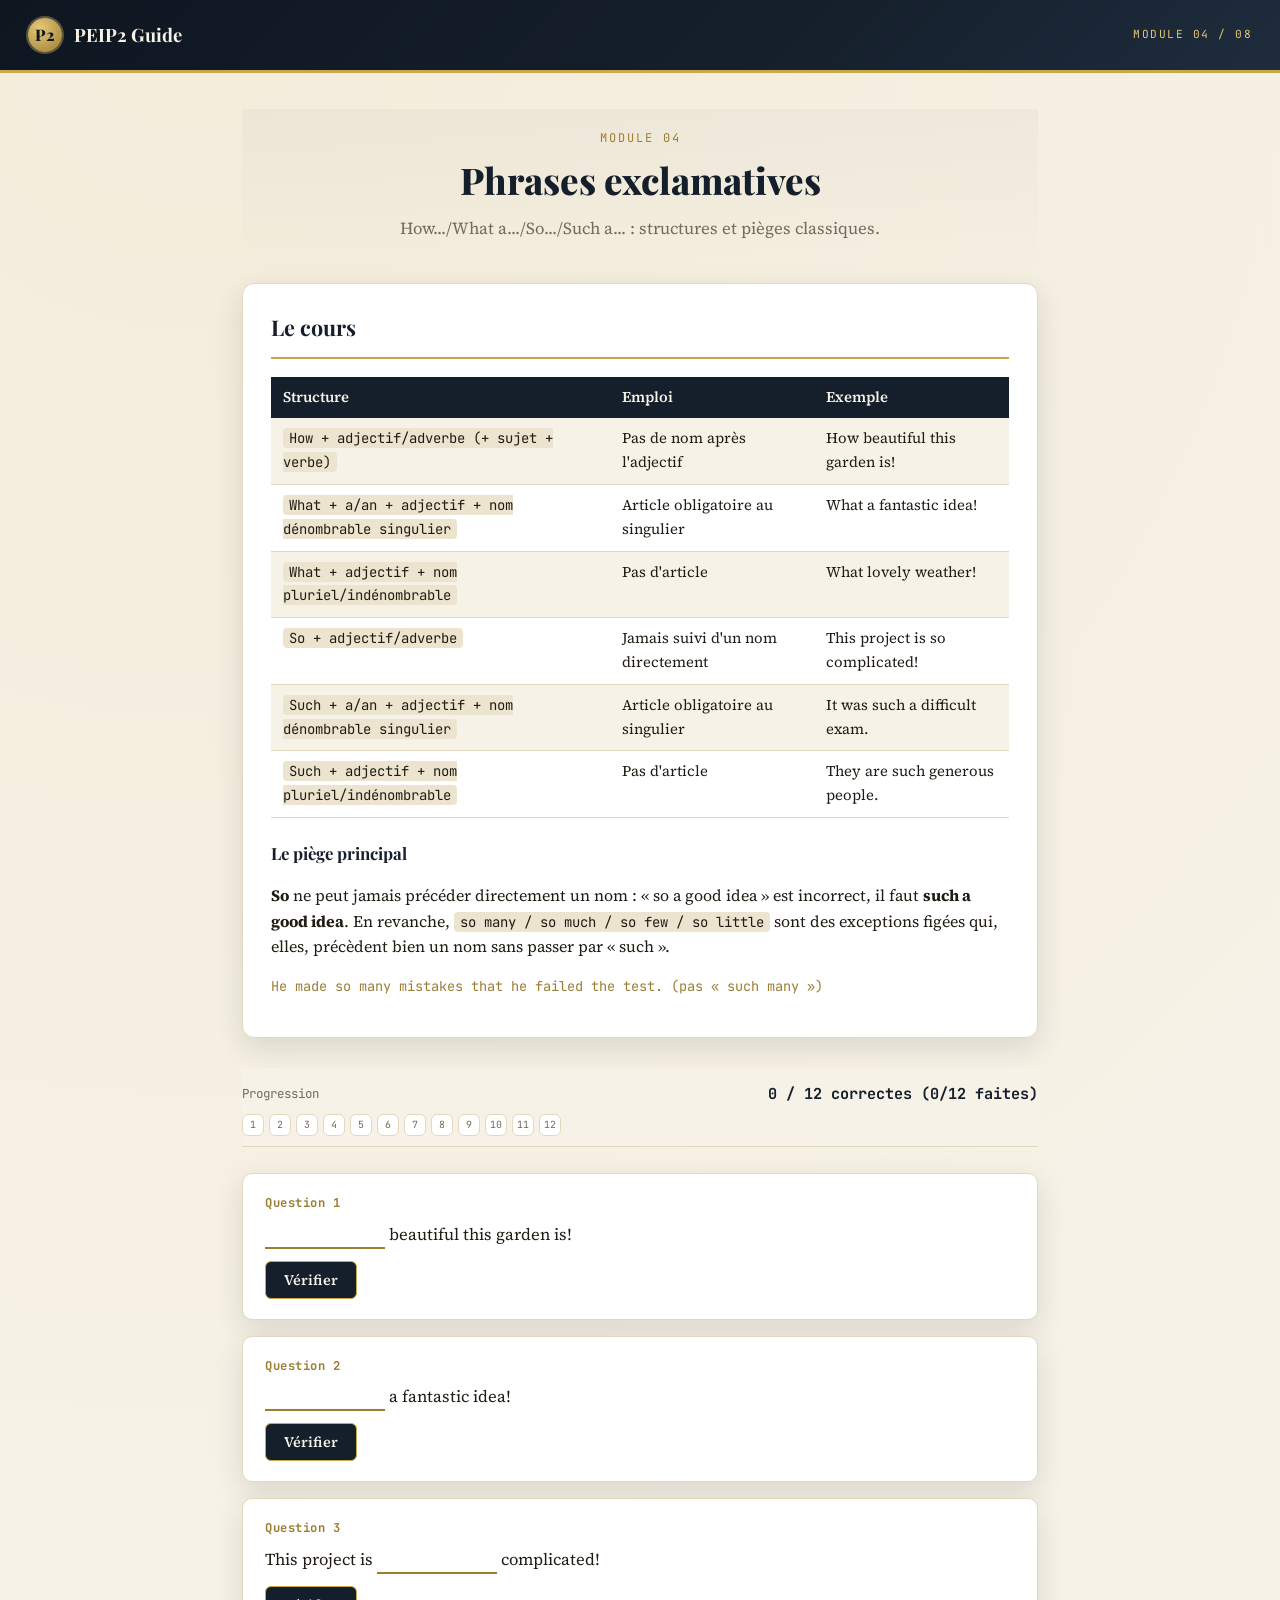
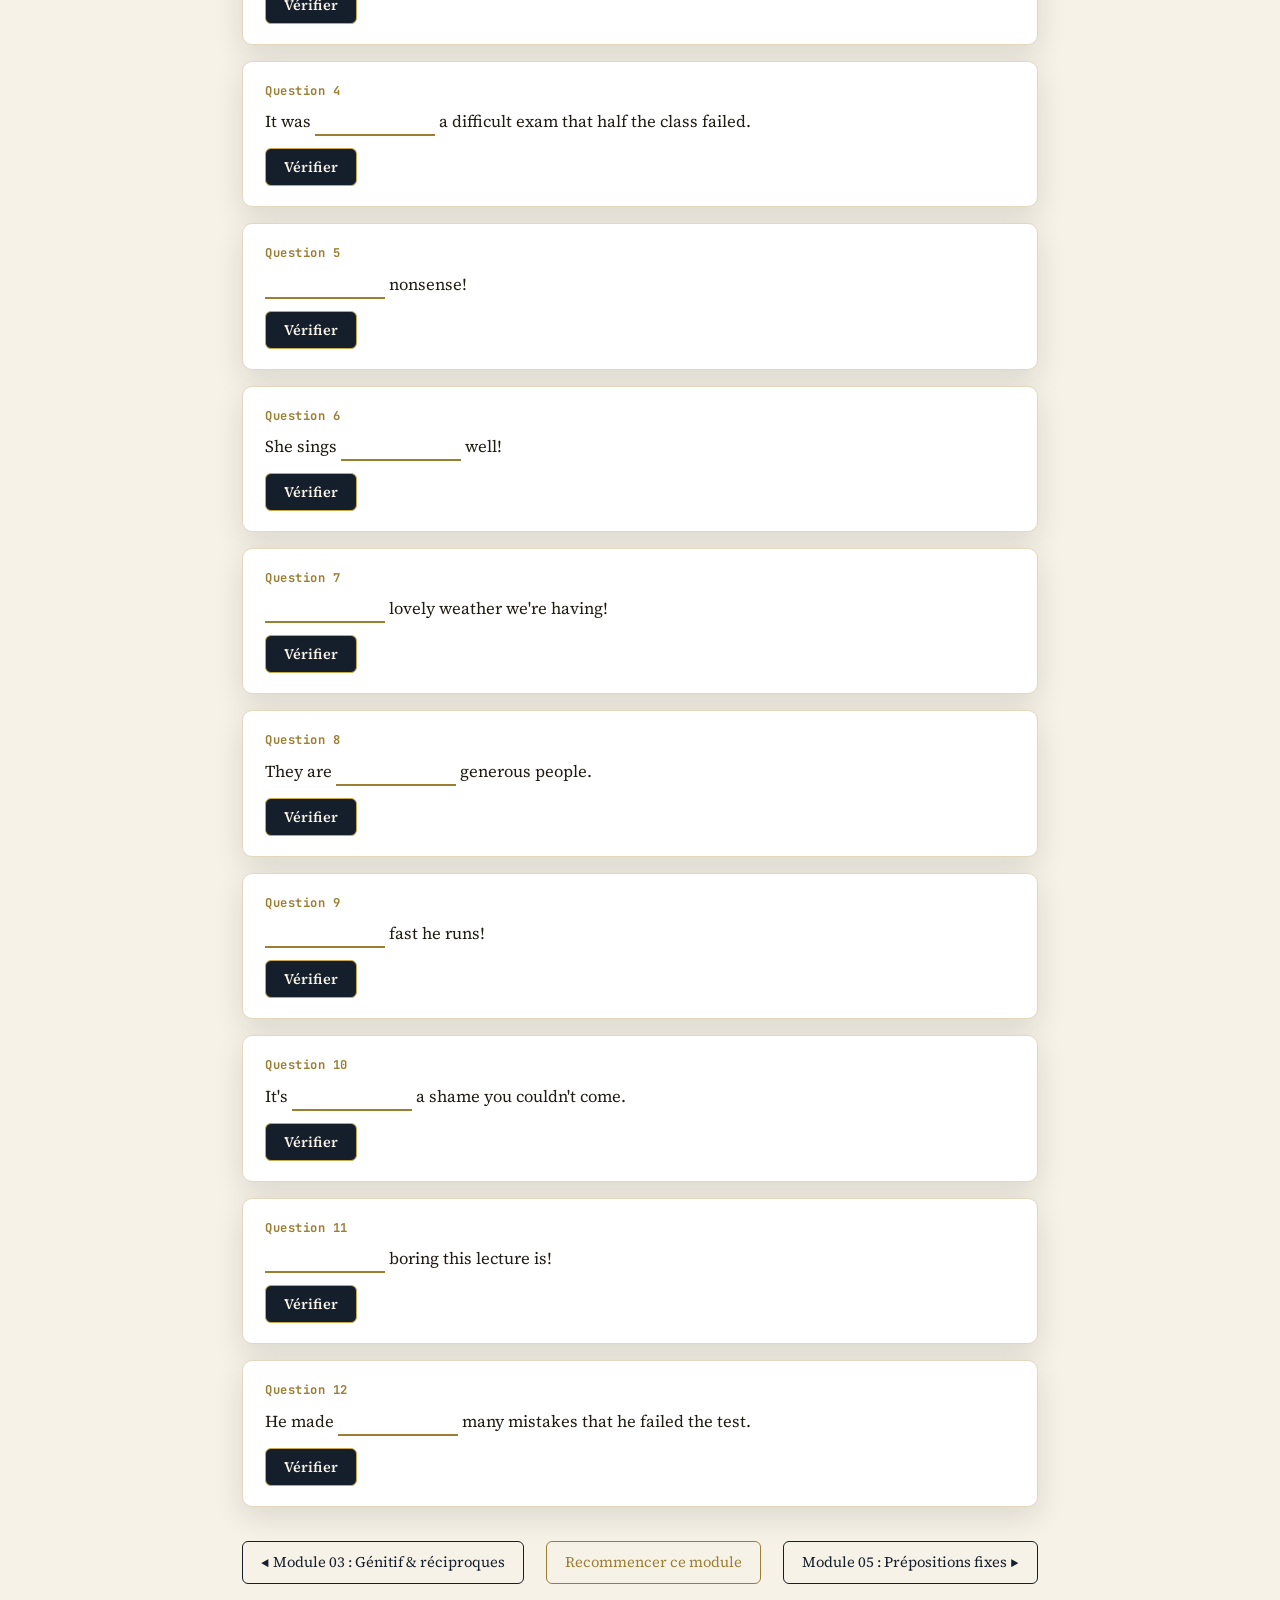
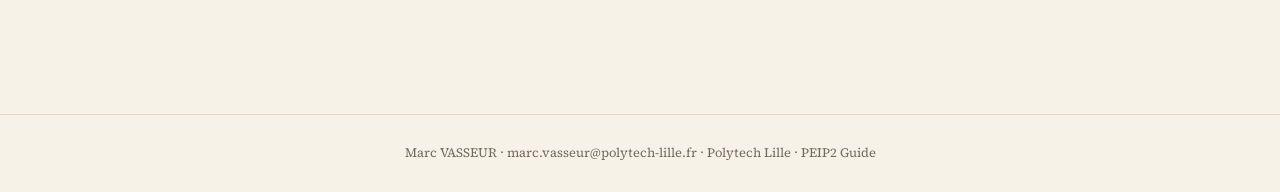
<file: module4.html>
<!DOCTYPE html>
<html lang="fr">
<head>
<meta charset="UTF-8">
<meta name="viewport" content="width=device-width, initial-scale=1.0">
<title>Module 4 — Phrases exclamatives | PEIP2 Guide</title>
<link rel="stylesheet" href="style.css">
</head>
<body>

<div class="topbar">
  <a href="index.html" class="brand"><span class="crest">P2</span><span>PEIP2 Guide</span></a>
  <span class="tagline">Module 04 / 08</span>
</div>

<main>
  <div class="hero" style="padding-top:20px;">
    <div class="kicker">Module 04</div>
    <h1>Phrases exclamatives</h1>
    <p>How.../What a.../So.../Such a... : structures et pièges classiques.</p>
  </div>

  <div class="course">
    <h2>Le cours</h2>

    <table>
      <tr><th>Structure</th><th>Emploi</th><th>Exemple</th></tr>
      <tr>
        <td><code>How + adjectif/adverbe (+ sujet + verbe)</code></td>
        <td>Pas de nom après l'adjectif</td>
        <td>How beautiful this garden is!</td>
      </tr>
      <tr>
        <td><code>What + a/an + adjectif + nom dénombrable singulier</code></td>
        <td>Article obligatoire au singulier</td>
        <td>What a fantastic idea!</td>
      </tr>
      <tr>
        <td><code>What + adjectif + nom pluriel/indénombrable</code></td>
        <td>Pas d'article</td>
        <td>What lovely weather!</td>
      </tr>
      <tr>
        <td><code>So + adjectif/adverbe</code></td>
        <td>Jamais suivi d'un nom directement</td>
        <td>This project is so complicated!</td>
      </tr>
      <tr>
        <td><code>Such + a/an + adjectif + nom dénombrable singulier</code></td>
        <td>Article obligatoire au singulier</td>
        <td>It was such a difficult exam.</td>
      </tr>
      <tr>
        <td><code>Such + adjectif + nom pluriel/indénombrable</code></td>
        <td>Pas d'article</td>
        <td>They are such generous people.</td>
      </tr>
    </table>

    <h3>Le piège principal</h3>
    <p><strong>So</strong> ne peut jamais précéder directement un nom : « so a good idea » est incorrect, il faut <strong>such a good idea</strong>. En revanche, <code>so many / so much / so few / so little</code> sont des exceptions figées qui, elles, précèdent bien un nom sans passer par « such ».</p>
    <p class="ex">He made so many mistakes that he failed the test. (pas « such many »)</p>
  </div>

  <div class="progress-wrap">
    <div class="progress-head">
      <span class="label">Progression</span>
      <span class="score" id="scoreLabel">0 / 12</span>
    </div>
    <div class="progress-dots" id="progressDots"></div>
  </div>

  <div id="questionsArea"></div>

  <div class="completion" id="completionBanner">
    <div>Bilan du module</div>
    <div class="big" id="completionScore">0 / 12</div>
    <div class="msg" id="completionMsg"></div>
  </div>

  <div class="pagenav">
    <a href="module3.html">&#9664; Module 03 : Génitif &amp; réciproques</a>
    <a href="#" class="reset" onclick="location.reload();return false;">Recommencer ce module</a>
    <a href="module5.html">Module 05 : Prépositions fixes &#9654;</a>
  </div>
</main>

<footer>Marc VASSEUR &middot; marc.vasseur@polytech-lille.fr &middot; Polytech Lille &middot; PEIP2 Guide</footer>

<script src="access.js"></script>
<script src="engine.js"></script>
<script>
const QUESTIONS = [
  {
    id:1,
    before:"",
    blanksMeta:[{ accepted:["How"], width:90, after:" beautiful this garden is!" }],
    explanation:"Adjectif seul, sans nom qui suit directement : <strong>How</strong>."
  },
  {
    id:2,
    before:"",
    blanksMeta:[{ accepted:["What"], width:90, after:" a fantastic idea!" }],
    explanation:"Nom dénombrable singulier (« idea ») avec article « a » : <strong>What a</strong>."
  },
  {
    id:3,
    before:"This project is ",
    blanksMeta:[{ accepted:["so"], width:80, after:" complicated!" }],
    explanation:"Adjectif seul, sans nom : <strong>so</strong>."
  },
  {
    id:4,
    before:"It was ",
    blanksMeta:[{ accepted:["such"], width:90, after:" a difficult exam that half the class failed." }],
    explanation:"Nom dénombrable singulier (« exam ») avec article « a » : <strong>such a</strong>."
  },
  {
    id:5,
    before:"",
    blanksMeta:[{ accepted:["What"], width:90, after:" nonsense!" }],
    explanation:"« nonsense » est indénombrable, pas d'article : <strong>What</strong>."
  },
  {
    id:6,
    before:"She sings ",
    blanksMeta:[{ accepted:["so"], width:80, after:" well!" }],
    explanation:"Adverbe seul (« well »), sans nom : <strong>so</strong>."
  },
  {
    id:7,
    before:"",
    blanksMeta:[{ accepted:["What"], width:90, after:" lovely weather we're having!" }],
    explanation:"« weather » est indénombrable, pas d'article : <strong>What</strong>."
  },
  {
    id:8,
    before:"They are ",
    blanksMeta:[{ accepted:["such"], width:90, after:" generous people." }],
    explanation:"« people » est un nom pluriel, pas d'article : <strong>such</strong>."
  },
  {
    id:9,
    before:"",
    blanksMeta:[{ accepted:["How"], width:90, after:" fast he runs!" }],
    explanation:"Adverbe seul (« fast »), pas de nom : <strong>How</strong>."
  },
  {
    id:10,
    before:"It's ",
    blanksMeta:[{ accepted:["such"], width:90, after:" a shame you couldn't come." }],
    explanation:"Nom dénombrable singulier (« shame ») avec article « a » : <strong>such a</strong>."
  },
  {
    id:11,
    before:"",
    blanksMeta:[{ accepted:["How"], width:90, after:" boring this lecture is!" }],
    explanation:"Adjectif seul, sans nom qui suit directement : <strong>How</strong>."
  },
  {
    id:12,
    before:"He made ",
    blanksMeta:[{ accepted:["so"], width:80, after:" many mistakes that he failed the test." }],
    explanation:"Exception figée : <strong>so many</strong> (jamais « such many »)."
  }
];

PEIP2Access.guardModule(4, () => PEIP2.init(QUESTIONS));
</script>

</body>
</html>
</file>
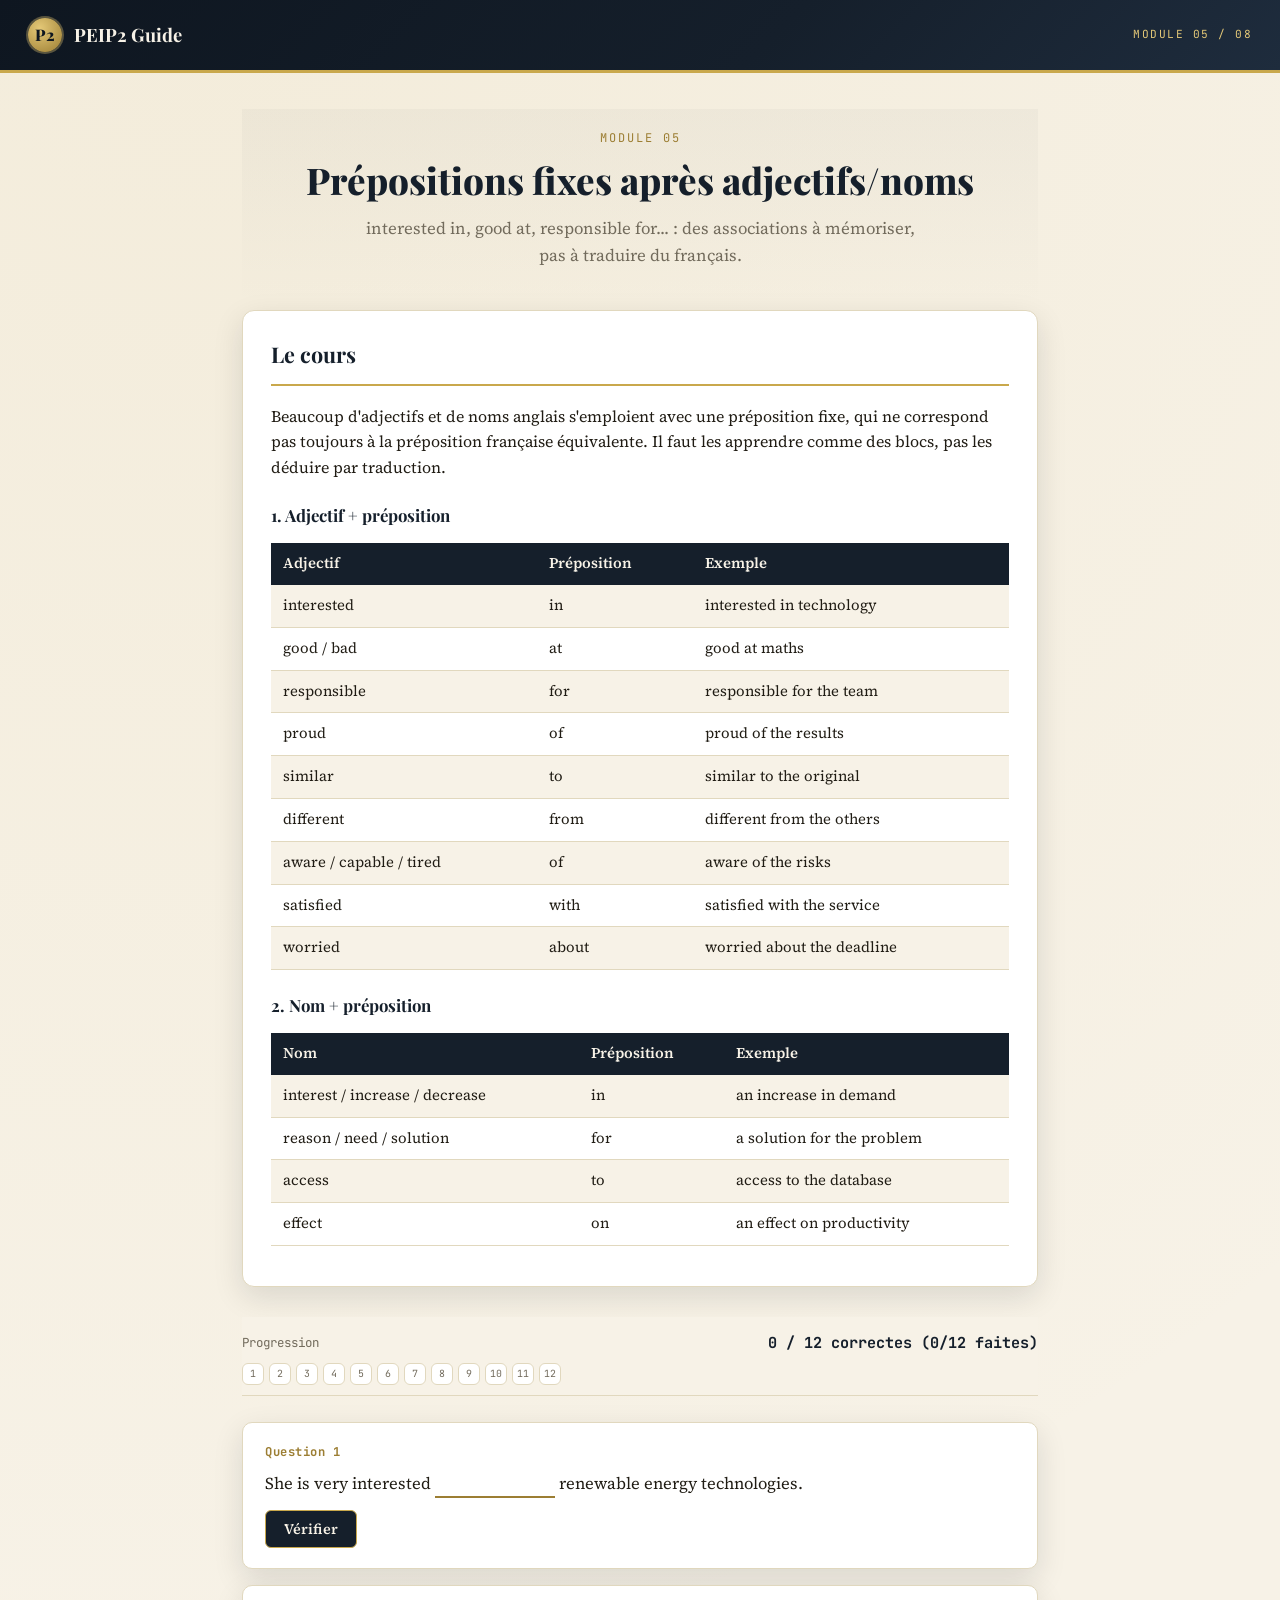
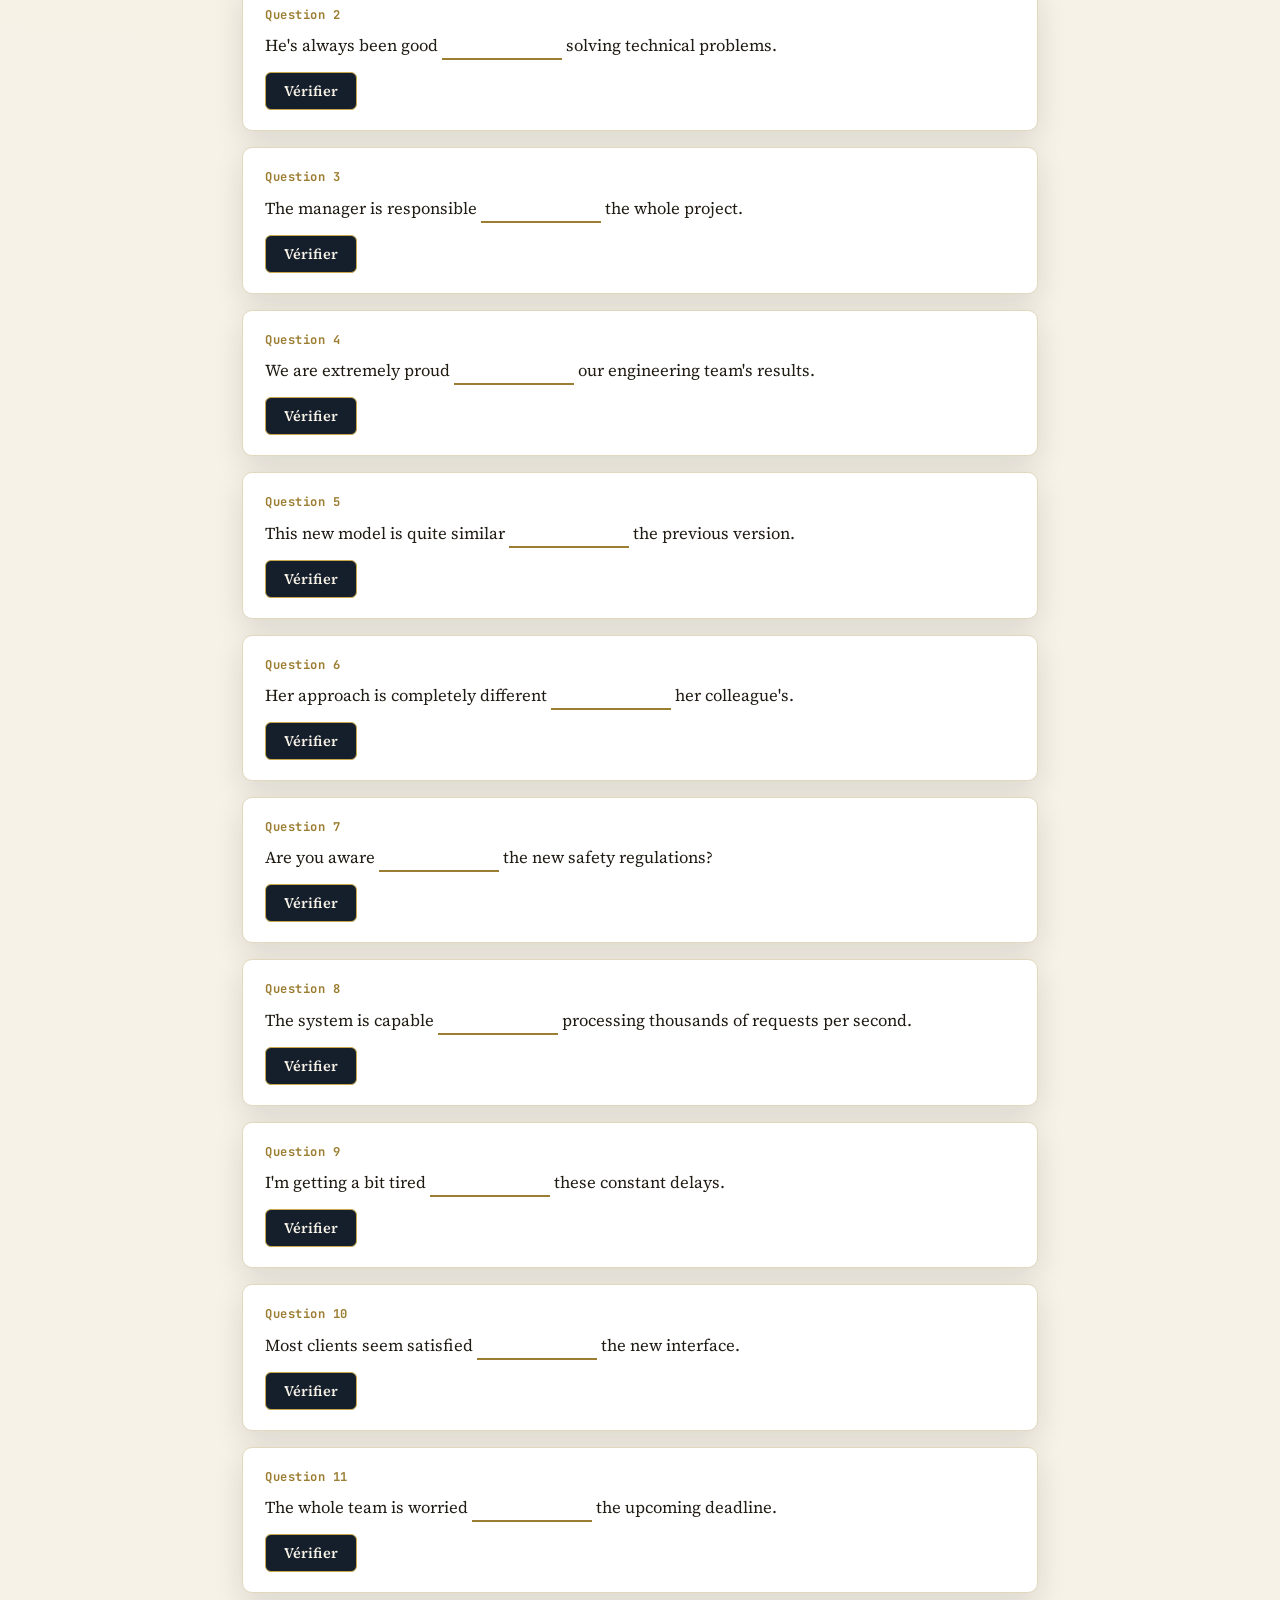
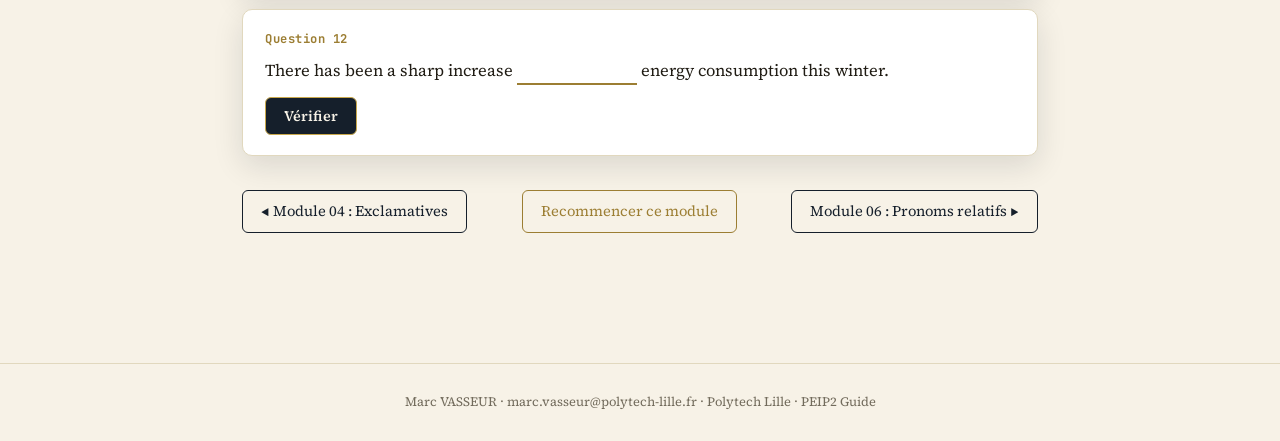
<file: module5.html>
<!DOCTYPE html>
<html lang="fr">
<head>
<meta charset="UTF-8">
<meta name="viewport" content="width=device-width, initial-scale=1.0">
<title>Module 5 — Prépositions fixes | PEIP2 Guide</title>
<link rel="stylesheet" href="style.css">
</head>
<body>

<div class="topbar">
  <a href="index.html" class="brand"><span class="crest">P2</span><span>PEIP2 Guide</span></a>
  <span class="tagline">Module 05 / 08</span>
</div>

<main>
  <div class="hero" style="padding-top:20px;">
    <div class="kicker">Module 05</div>
    <h1>Prépositions fixes après adjectifs/noms</h1>
    <p>interested in, good at, responsible for... : des associations à mémoriser, pas à traduire du français.</p>
  </div>

  <div class="course">
    <h2>Le cours</h2>
    <p>Beaucoup d'adjectifs et de noms anglais s'emploient avec une préposition fixe, qui ne correspond pas toujours à la préposition française équivalente. Il faut les apprendre comme des blocs, pas les déduire par traduction.</p>

    <h3>1. Adjectif + préposition</h3>
    <table>
      <tr><th>Adjectif</th><th>Préposition</th><th>Exemple</th></tr>
      <tr><td>interested</td><td>in</td><td>interested in technology</td></tr>
      <tr><td>good / bad</td><td>at</td><td>good at maths</td></tr>
      <tr><td>responsible</td><td>for</td><td>responsible for the team</td></tr>
      <tr><td>proud</td><td>of</td><td>proud of the results</td></tr>
      <tr><td>similar</td><td>to</td><td>similar to the original</td></tr>
      <tr><td>different</td><td>from</td><td>different from the others</td></tr>
      <tr><td>aware / capable / tired</td><td>of</td><td>aware of the risks</td></tr>
      <tr><td>satisfied</td><td>with</td><td>satisfied with the service</td></tr>
      <tr><td>worried</td><td>about</td><td>worried about the deadline</td></tr>
    </table>

    <h3>2. Nom + préposition</h3>
    <table>
      <tr><th>Nom</th><th>Préposition</th><th>Exemple</th></tr>
      <tr><td>interest / increase / decrease</td><td>in</td><td>an increase in demand</td></tr>
      <tr><td>reason / need / solution</td><td>for</td><td>a solution for the problem</td></tr>
      <tr><td>access</td><td>to</td><td>access to the database</td></tr>
      <tr><td>effect</td><td>on</td><td>an effect on productivity</td></tr>
    </table>
  </div>

  <div class="progress-wrap">
    <div class="progress-head">
      <span class="label">Progression</span>
      <span class="score" id="scoreLabel">0 / 12</span>
    </div>
    <div class="progress-dots" id="progressDots"></div>
  </div>

  <div id="questionsArea"></div>

  <div class="completion" id="completionBanner">
    <div>Bilan du module</div>
    <div class="big" id="completionScore">0 / 12</div>
    <div class="msg" id="completionMsg"></div>
  </div>

  <div class="pagenav">
    <a href="module4.html">&#9664; Module 04 : Exclamatives</a>
    <a href="#" class="reset" onclick="location.reload();return false;">Recommencer ce module</a>
    <a href="module6.html">Module 06 : Pronoms relatifs &#9654;</a>
  </div>
</main>

<footer>Marc VASSEUR &middot; marc.vasseur@polytech-lille.fr &middot; Polytech Lille &middot; PEIP2 Guide</footer>

<script src="access.js"></script>
<script src="engine.js"></script>
<script>
const QUESTIONS = [
  { id:1, before:"She is very interested ", blanksMeta:[{ accepted:["in"], width:60, after:" renewable energy technologies." }],
    explanation:"« interested in » : préposition fixe après cet adjectif &rarr; <strong>in</strong>." },
  { id:2, before:"He's always been good ", blanksMeta:[{ accepted:["at"], width:60, after:" solving technical problems." }],
    explanation:"« good at » : préposition fixe pour exprimer une compétence &rarr; <strong>at</strong>." },
  { id:3, before:"The manager is responsible ", blanksMeta:[{ accepted:["for"], width:60, after:" the whole project." }],
    explanation:"« responsible for » : préposition fixe &rarr; <strong>for</strong>." },
  { id:4, before:"We are extremely proud ", blanksMeta:[{ accepted:["of"], width:60, after:" our engineering team's results." }],
    explanation:"« proud of » : préposition fixe &rarr; <strong>of</strong>." },
  { id:5, before:"This new model is quite similar ", blanksMeta:[{ accepted:["to"], width:60, after:" the previous version." }],
    explanation:"« similar to » : préposition fixe &rarr; <strong>to</strong>." },
  { id:6, before:"Her approach is completely different ", blanksMeta:[{ accepted:["from"], width:70, after:" her colleague's." }],
    explanation:"« different from » : préposition fixe (« different than » existe en anglais américain informel, mais « from » reste la forme standard) &rarr; <strong>from</strong>." },
  { id:7, before:"Are you aware ", blanksMeta:[{ accepted:["of"], width:60, after:" the new safety regulations?" }],
    explanation:"« aware of » : préposition fixe &rarr; <strong>of</strong>." },
  { id:8, before:"The system is capable ", blanksMeta:[{ accepted:["of"], width:60, after:" processing thousands of requests per second." }],
    explanation:"« capable of » : préposition fixe, suivie d'un gérondif &rarr; <strong>of</strong>." },
  { id:9, before:"I'm getting a bit tired ", blanksMeta:[{ accepted:["of"], width:60, after:" these constant delays." }],
    explanation:"« tired of » : préposition fixe &rarr; <strong>of</strong>." },
  { id:10, before:"Most clients seem satisfied ", blanksMeta:[{ accepted:["with"], width:70, after:" the new interface." }],
    explanation:"« satisfied with » : préposition fixe &rarr; <strong>with</strong>." },
  { id:11, before:"The whole team is worried ", blanksMeta:[{ accepted:["about"], width:80, after:" the upcoming deadline." }],
    explanation:"« worried about » : préposition fixe &rarr; <strong>about</strong>." },
  { id:12, before:"There has been a sharp increase ", blanksMeta:[{ accepted:["in"], width:60, after:" energy consumption this winter." }],
    explanation:"« an increase in » : préposition fixe après ce nom &rarr; <strong>in</strong>." }
];

PEIP2Access.guardModule(5, () => PEIP2.init(QUESTIONS));
</script>

</body>
</html>
</file>
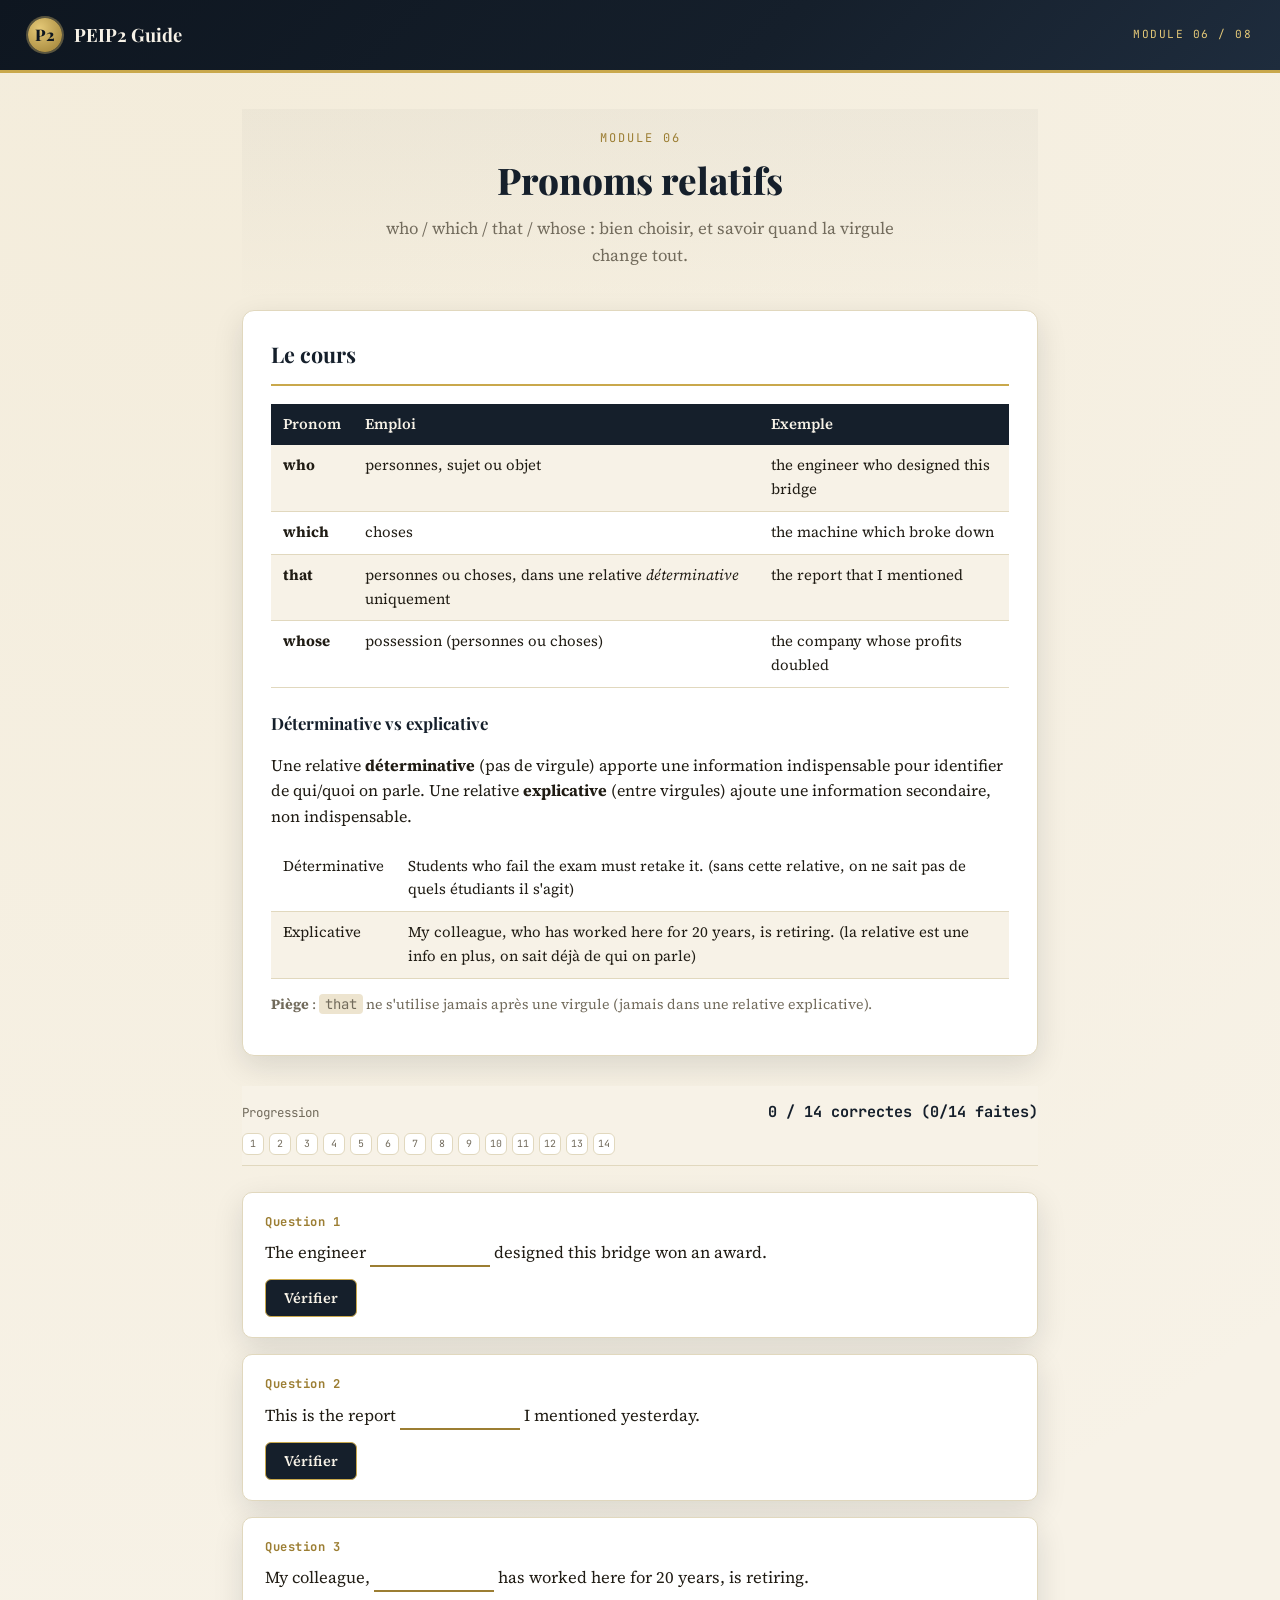
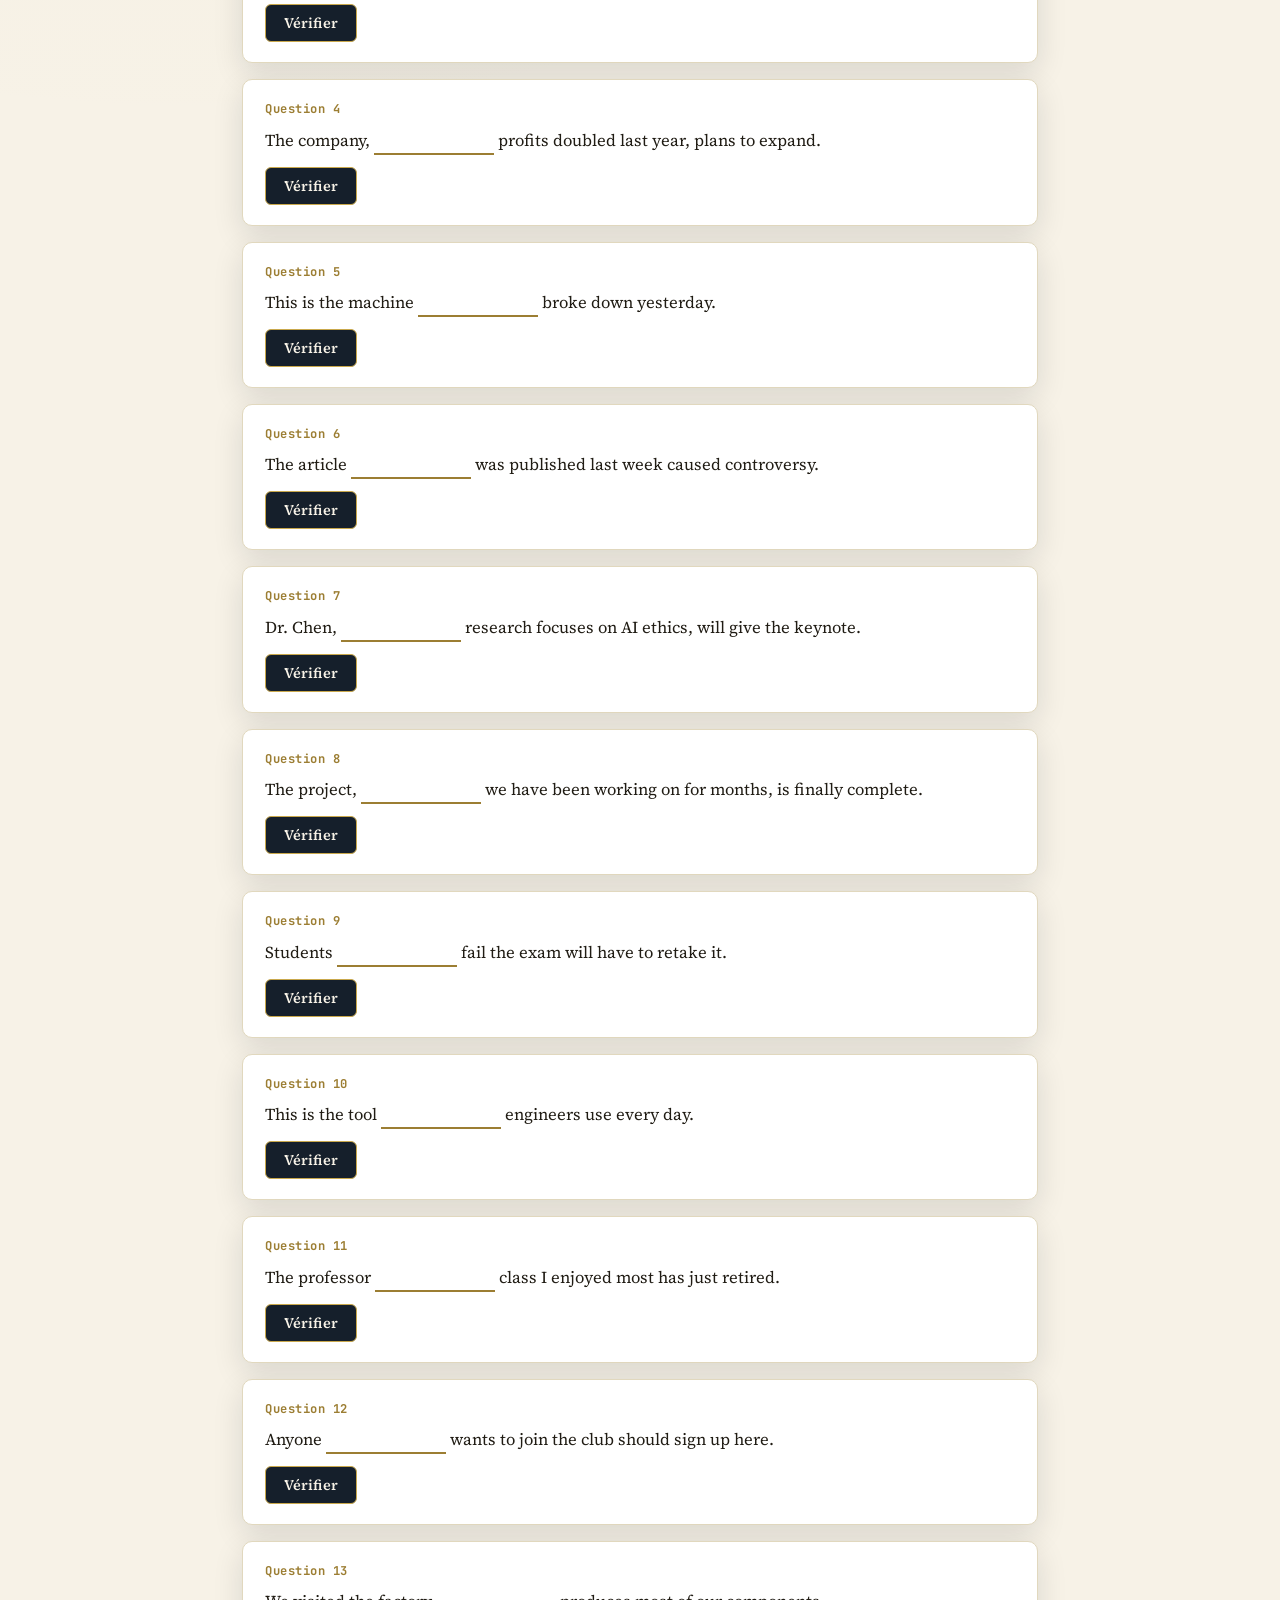
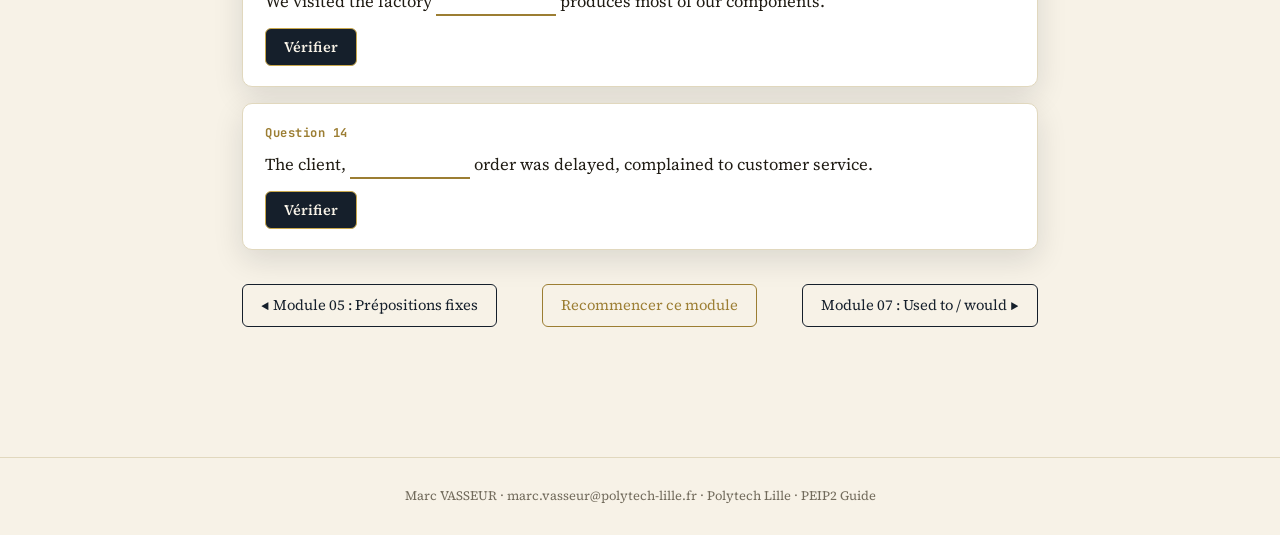
<file: module6.html>
<!DOCTYPE html>
<html lang="fr">
<head>
<meta charset="UTF-8">
<meta name="viewport" content="width=device-width, initial-scale=1.0">
<title>Module 6 — Pronoms relatifs | PEIP2 Guide</title>
<link rel="stylesheet" href="style.css">
</head>
<body>

<div class="topbar">
  <a href="index.html" class="brand"><span class="crest">P2</span><span>PEIP2 Guide</span></a>
  <span class="tagline">Module 06 / 08</span>
</div>

<main>
  <div class="hero" style="padding-top:20px;">
    <div class="kicker">Module 06</div>
    <h1>Pronoms relatifs</h1>
    <p>who / which / that / whose : bien choisir, et savoir quand la virgule change tout.</p>
  </div>

  <div class="course">
    <h2>Le cours</h2>

    <table>
      <tr><th>Pronom</th><th>Emploi</th><th>Exemple</th></tr>
      <tr><td><strong>who</strong></td><td>personnes, sujet ou objet</td><td>the engineer who designed this bridge</td></tr>
      <tr><td><strong>which</strong></td><td>choses</td><td>the machine which broke down</td></tr>
      <tr><td><strong>that</strong></td><td>personnes ou choses, dans une relative <em>déterminative</em> uniquement</td><td>the report that I mentioned</td></tr>
      <tr><td><strong>whose</strong></td><td>possession (personnes ou choses)</td><td>the company whose profits doubled</td></tr>
    </table>

    <h3>Déterminative vs explicative</h3>
    <p>Une relative <strong>déterminative</strong> (pas de virgule) apporte une information indispensable pour identifier de qui/quoi on parle. Une relative <strong>explicative</strong> (entre virgules) ajoute une information secondaire, non indispensable.</p>
    <table>
      <tr><td>Déterminative</td><td>Students who fail the exam must retake it. (sans cette relative, on ne sait pas de quels étudiants il s'agit)</td></tr>
      <tr><td>Explicative</td><td>My colleague, who has worked here for 20 years, is retiring. (la relative est une info en plus, on sait déjà de qui on parle)</td></tr>
    </table>
    <p style="font-size:.88rem;color:var(--muted);"><strong>Piège</strong> : <code>that</code> ne s'utilise jamais après une virgule (jamais dans une relative explicative).</p>
  </div>

  <div class="progress-wrap">
    <div class="progress-head">
      <span class="label">Progression</span>
      <span class="score" id="scoreLabel">0 / 14</span>
    </div>
    <div class="progress-dots" id="progressDots"></div>
  </div>

  <div id="questionsArea"></div>

  <div class="completion" id="completionBanner">
    <div>Bilan du module</div>
    <div class="big" id="completionScore">0 / 14</div>
    <div class="msg" id="completionMsg"></div>
  </div>

  <div class="pagenav">
    <a href="module5.html">&#9664; Module 05 : Prépositions fixes</a>
    <a href="#" class="reset" onclick="location.reload();return false;">Recommencer ce module</a>
    <a href="module7.html">Module 07 : Used to / would &#9654;</a>
  </div>
</main>

<footer>Marc VASSEUR &middot; marc.vasseur@polytech-lille.fr &middot; Polytech Lille &middot; PEIP2 Guide</footer>

<script src="access.js"></script>
<script src="engine.js"></script>
<script>
const QUESTIONS = [
  { id:1, before:"The engineer ", blanksMeta:[{ accepted:["who","that"], width:70, after:" designed this bridge won an award." }],
    explanation:"Sujet, personne, relative déterminative : <strong>who</strong> (ou <strong>that</strong>)." },
  { id:2, before:"This is the report ", blanksMeta:[{ accepted:["that","which"], width:70, after:" I mentioned yesterday." }],
    explanation:"Objet, chose, relative déterminative : <strong>that</strong> (ou <strong>which</strong>)." },
  { id:3, before:"My colleague, ", blanksMeta:[{ accepted:["who"], width:60, after:" has worked here for 20 years, is retiring." }],
    explanation:"Relative <strong>explicative</strong> (virgules) : « that » est impossible ici, seul <strong>who</strong> convient." },
  { id:4, before:"The company, ", blanksMeta:[{ accepted:["whose"], width:70, after:" profits doubled last year, plans to expand." }],
    explanation:"Possession (les profits DE l'entreprise) : <strong>whose</strong>." },
  { id:5, before:"This is the machine ", blanksMeta:[{ accepted:["that","which"], width:70, after:" broke down yesterday." }],
    explanation:"Sujet, chose, relative déterminative : <strong>that</strong> (ou <strong>which</strong>)." },
  { id:6, before:"The article ", blanksMeta:[{ accepted:["that","which"], width:70, after:" was published last week caused controversy." }],
    explanation:"Sujet, chose, relative déterminative : <strong>that</strong> (ou <strong>which</strong>)." },
  { id:7, before:"Dr. Chen, ", blanksMeta:[{ accepted:["whose"], width:70, after:" research focuses on AI ethics, will give the keynote." }],
    explanation:"Possession (la recherche DU Dr Chen) : <strong>whose</strong>." },
  { id:8, before:"The project, ", blanksMeta:[{ accepted:["which"], width:70, after:" we have been working on for months, is finally complete." }],
    explanation:"Relative <strong>explicative</strong> (virgules), chose : <strong>which</strong> uniquement, jamais « that »." },
  { id:9, before:"Students ", blanksMeta:[{ accepted:["who","that"], width:70, after:" fail the exam will have to retake it." }],
    explanation:"Sujet, personnes, relative déterminative : <strong>who</strong> (ou <strong>that</strong>)." },
  { id:10, before:"This is the tool ", blanksMeta:[{ accepted:["that","which"], width:70, after:" engineers use every day." }],
    explanation:"Objet, chose, relative déterminative : <strong>that</strong> (ou <strong>which</strong>)." },
  { id:11, before:"The professor ", blanksMeta:[{ accepted:["whose"], width:70, after:" class I enjoyed most has just retired." }],
    explanation:"Possession (le cours DU professeur) : <strong>whose</strong>." },
  { id:12, before:"Anyone ", blanksMeta:[{ accepted:["who","that"], width:70, after:" wants to join the club should sign up here." }],
    explanation:"Sujet, personne, relative déterminative : <strong>who</strong> (ou <strong>that</strong>)." },
  { id:13, before:"We visited the factory ", blanksMeta:[{ accepted:["that","which"], width:70, after:" produces most of our components." }],
    explanation:"Sujet, chose, relative déterminative : <strong>that</strong> (ou <strong>which</strong>)." },
  { id:14, before:"The client, ", blanksMeta:[{ accepted:["whose"], width:70, after:" order was delayed, complained to customer service." }],
    explanation:"Possession (la commande DU client), relative explicative : <strong>whose</strong>." }
];

PEIP2Access.guardModule(6, () => PEIP2.init(QUESTIONS));
</script>

</body>
</html>
</file>
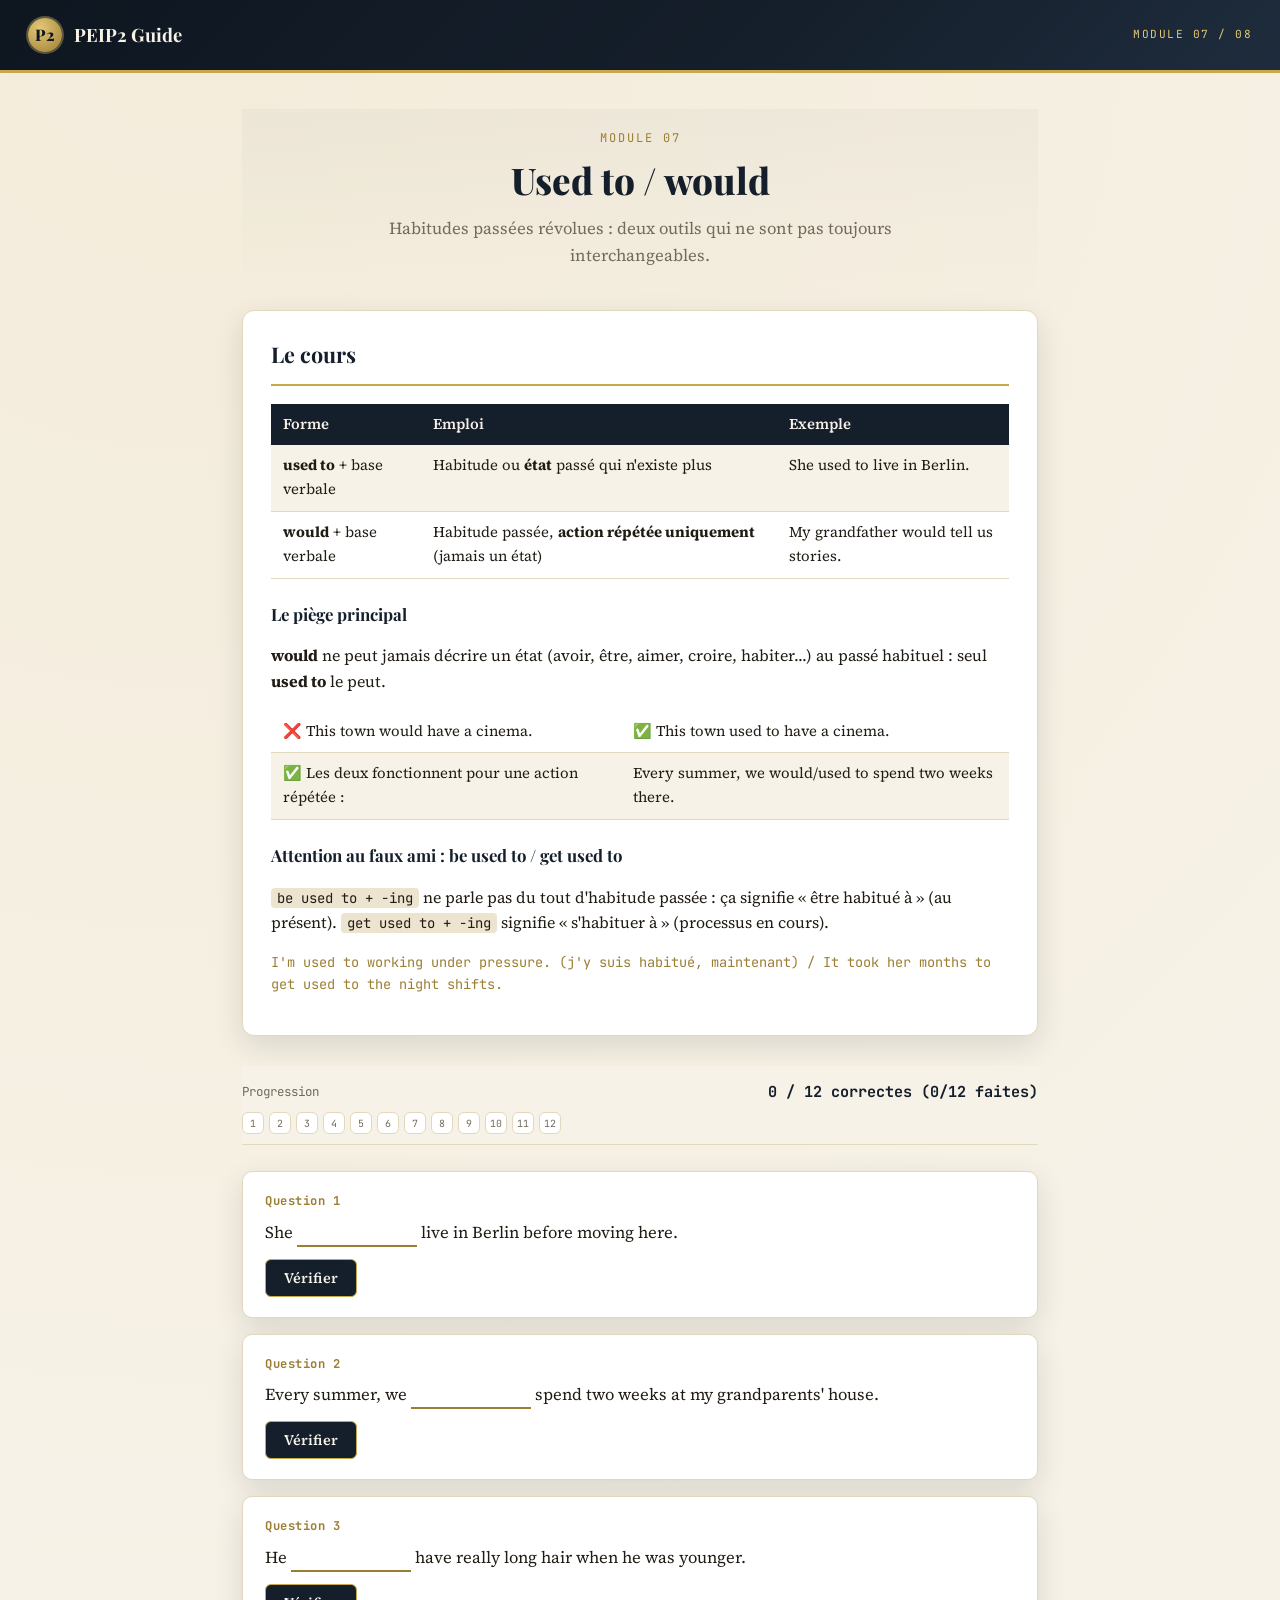
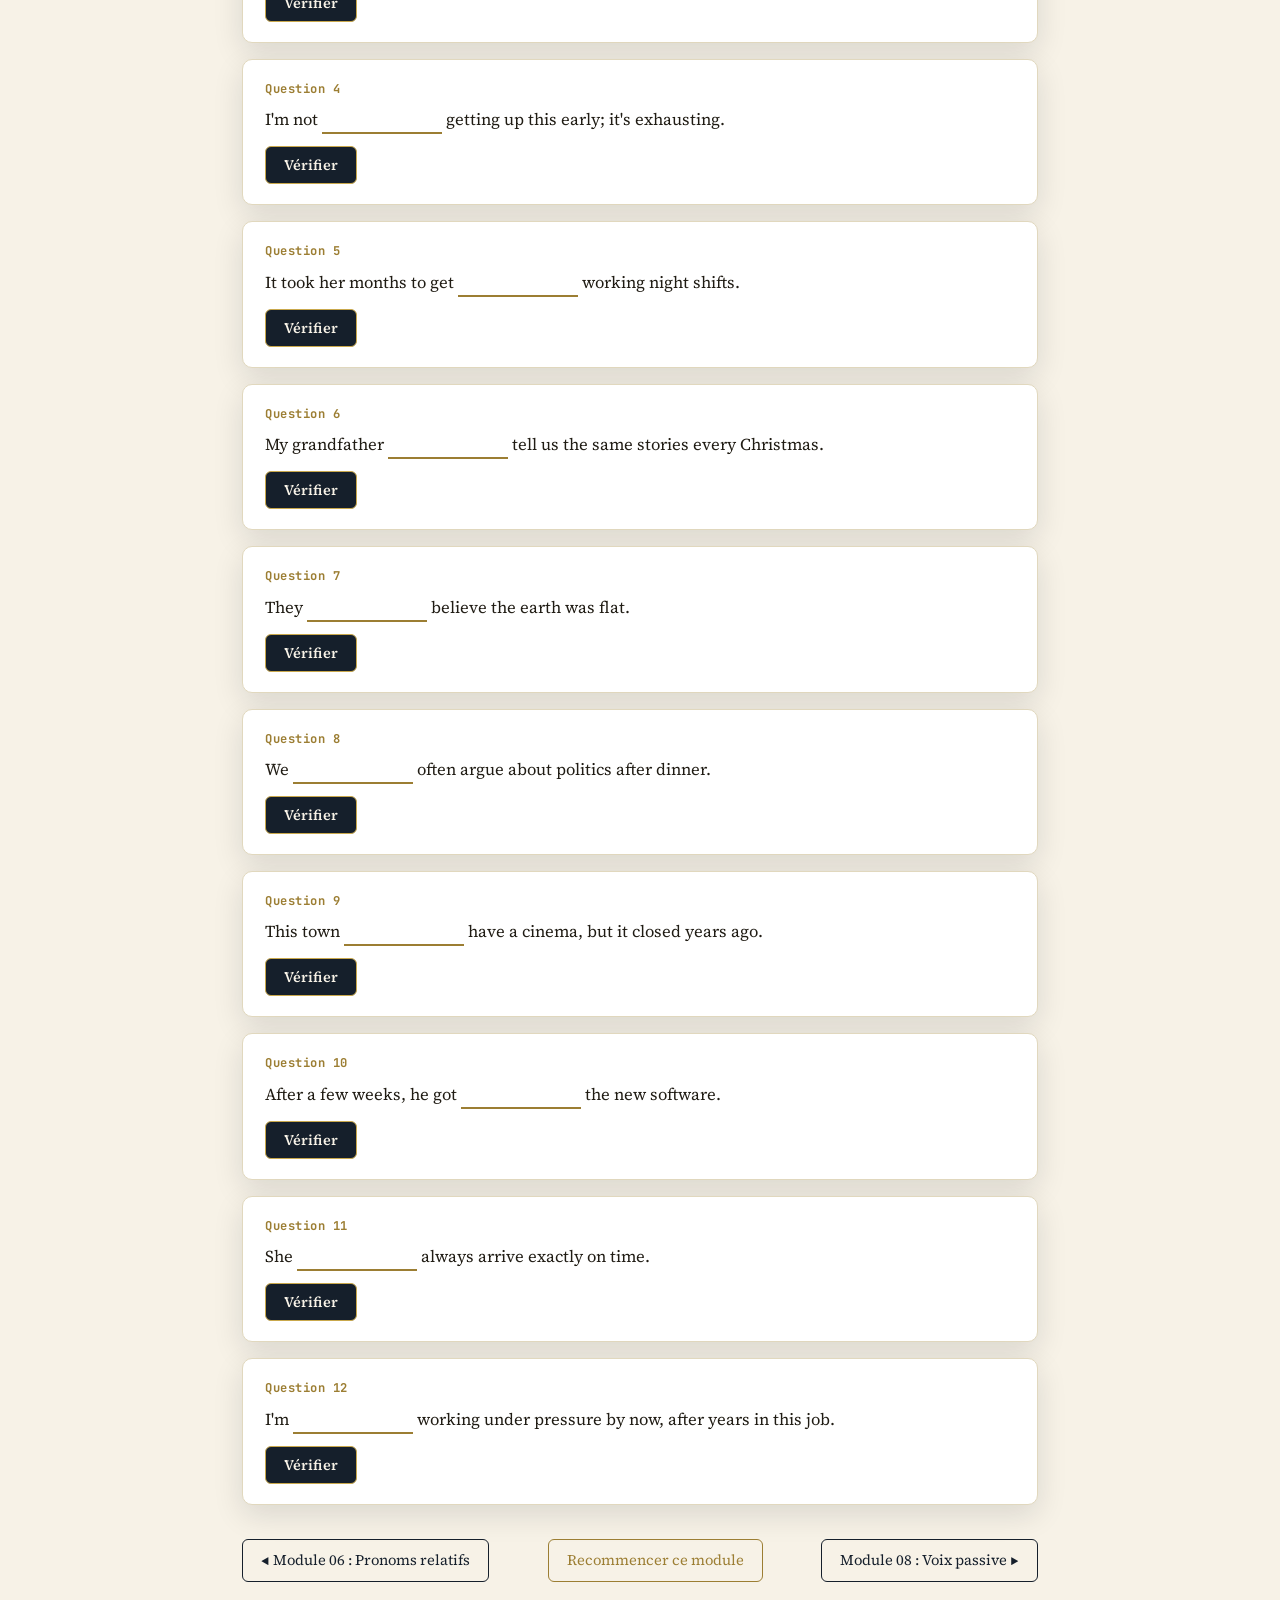
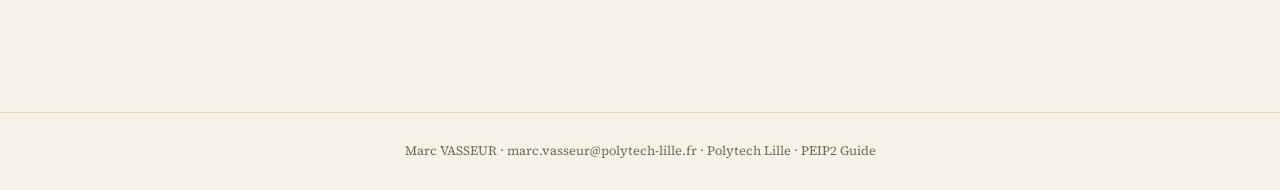
<file: module7.html>
<!DOCTYPE html>
<html lang="fr">
<head>
<meta charset="UTF-8">
<meta name="viewport" content="width=device-width, initial-scale=1.0">
<title>Module 7 — Used to / would | PEIP2 Guide</title>
<link rel="stylesheet" href="style.css">
</head>
<body>

<div class="topbar">
  <a href="index.html" class="brand"><span class="crest">P2</span><span>PEIP2 Guide</span></a>
  <span class="tagline">Module 07 / 08</span>
</div>

<main>
  <div class="hero" style="padding-top:20px;">
    <div class="kicker">Module 07</div>
    <h1>Used to / would</h1>
    <p>Habitudes passées révolues : deux outils qui ne sont pas toujours interchangeables.</p>
  </div>

  <div class="course">
    <h2>Le cours</h2>

    <table>
      <tr><th>Forme</th><th>Emploi</th><th>Exemple</th></tr>
      <tr><td><strong>used to</strong> + base verbale</td><td>Habitude ou <strong>état</strong> passé qui n'existe plus</td><td>She used to live in Berlin.</td></tr>
      <tr><td><strong>would</strong> + base verbale</td><td>Habitude passée, <strong>action répétée uniquement</strong> (jamais un état)</td><td>My grandfather would tell us stories.</td></tr>
    </table>

    <h3>Le piège principal</h3>
    <p><strong>would</strong> ne peut jamais décrire un état (avoir, être, aimer, croire, habiter...) au passé habituel : seul <strong>used to</strong> le peut.</p>
    <table>
      <tr><td>❌ This town would have a cinema.</td><td>✅ This town used to have a cinema.</td></tr>
      <tr><td>✅ Les deux fonctionnent pour une action répétée :</td><td>Every summer, we would/used to spend two weeks there.</td></tr>
    </table>

    <h3>Attention au faux ami : be used to / get used to</h3>
    <p><code>be used to + -ing</code> ne parle pas du tout d'habitude passée : ça signifie « être habitué à » (au présent). <code>get used to + -ing</code> signifie « s'habituer à » (processus en cours).</p>
    <p class="ex">I'm used to working under pressure. (j'y suis habitué, maintenant) / It took her months to get used to the night shifts.</p>
  </div>

  <div class="progress-wrap">
    <div class="progress-head">
      <span class="label">Progression</span>
      <span class="score" id="scoreLabel">0 / 12</span>
    </div>
    <div class="progress-dots" id="progressDots"></div>
  </div>

  <div id="questionsArea"></div>

  <div class="completion" id="completionBanner">
    <div>Bilan du module</div>
    <div class="big" id="completionScore">0 / 12</div>
    <div class="msg" id="completionMsg"></div>
  </div>

  <div class="pagenav">
    <a href="module6.html">&#9664; Module 06 : Pronoms relatifs</a>
    <a href="#" class="reset" onclick="location.reload();return false;">Recommencer ce module</a>
    <a href="module8.html">Module 08 : Voix passive &#9654;</a>
  </div>
</main>

<footer>Marc VASSEUR &middot; marc.vasseur@polytech-lille.fr &middot; Polytech Lille &middot; PEIP2 Guide</footer>

<script src="access.js"></script>
<script src="engine.js"></script>
<script>
const QUESTIONS = [
  { id:1, before:"She ", blanksMeta:[{ accepted:["used to"], width:100, after:" live in Berlin before moving here." }],
    explanation:"« live » est un état : seul <strong>used to</strong> convient, « would » est impossible avec un état." },
  { id:2, before:"Every summer, we ", blanksMeta:[{ accepted:["would","used to"], width:110, after:" spend two weeks at my grandparents' house." }],
    explanation:"Action répétée (pas un état) : <strong>would</strong> ou <strong>used to</strong> conviennent tous les deux." },
  { id:3, before:"He ", blanksMeta:[{ accepted:["used to"], width:100, after:" have really long hair when he was younger." }],
    explanation:"« have » (possession/caractéristique) est un état : seul <strong>used to</strong> convient." },
  { id:4, before:"I'm not ", blanksMeta:[{ accepted:["used to"], width:100, after:" getting up this early; it's exhausting." }],
    explanation:"« be used to + -ing » = être habitué à (présent, pas une habitude passée) : <strong>used to</strong>." },
  { id:5, before:"It took her months to get ", blanksMeta:[{ accepted:["used to"], width:100, after:" working night shifts." }],
    explanation:"« get used to + -ing » = s'habituer à (processus) : <strong>used to</strong>." },
  { id:6, before:"My grandfather ", blanksMeta:[{ accepted:["would","used to"], width:110, after:" tell us the same stories every Christmas." }],
    explanation:"Action répétée : <strong>would</strong> (ou <strong>used to</strong>)." },
  { id:7, before:"They ", blanksMeta:[{ accepted:["used to"], width:100, after:" believe the earth was flat." }],
    explanation:"« believe » est un état mental : seul <strong>used to</strong> convient." },
  { id:8, before:"We ", blanksMeta:[{ accepted:["would","used to"], width:110, after:" often argue about politics after dinner." }],
    explanation:"Action répétée : <strong>would</strong> (ou <strong>used to</strong>)." },
  { id:9, before:"This town ", blanksMeta:[{ accepted:["used to"], width:100, after:" have a cinema, but it closed years ago." }],
    explanation:"« have » (existence) est un état : seul <strong>used to</strong> convient, jamais « would »." },
  { id:10, before:"After a few weeks, he got ", blanksMeta:[{ accepted:["used to"], width:100, after:" the new software." }],
    explanation:"« get used to » = s'habituer à : <strong>used to</strong>." },
  { id:11, before:"She ", blanksMeta:[{ accepted:["would","used to"], width:110, after:" always arrive exactly on time." }],
    explanation:"Comportement répété (action) : <strong>would</strong> (ou <strong>used to</strong>)." },
  { id:12, before:"I'm ", blanksMeta:[{ accepted:["used to"], width:100, after:" working under pressure by now, after years in this job." }],
    explanation:"« be used to + -ing » = être habitué à (état présent) : <strong>used to</strong>." }
];

PEIP2Access.guardModule(7, () => PEIP2.init(QUESTIONS));
</script>

</body>
</html>
</file>
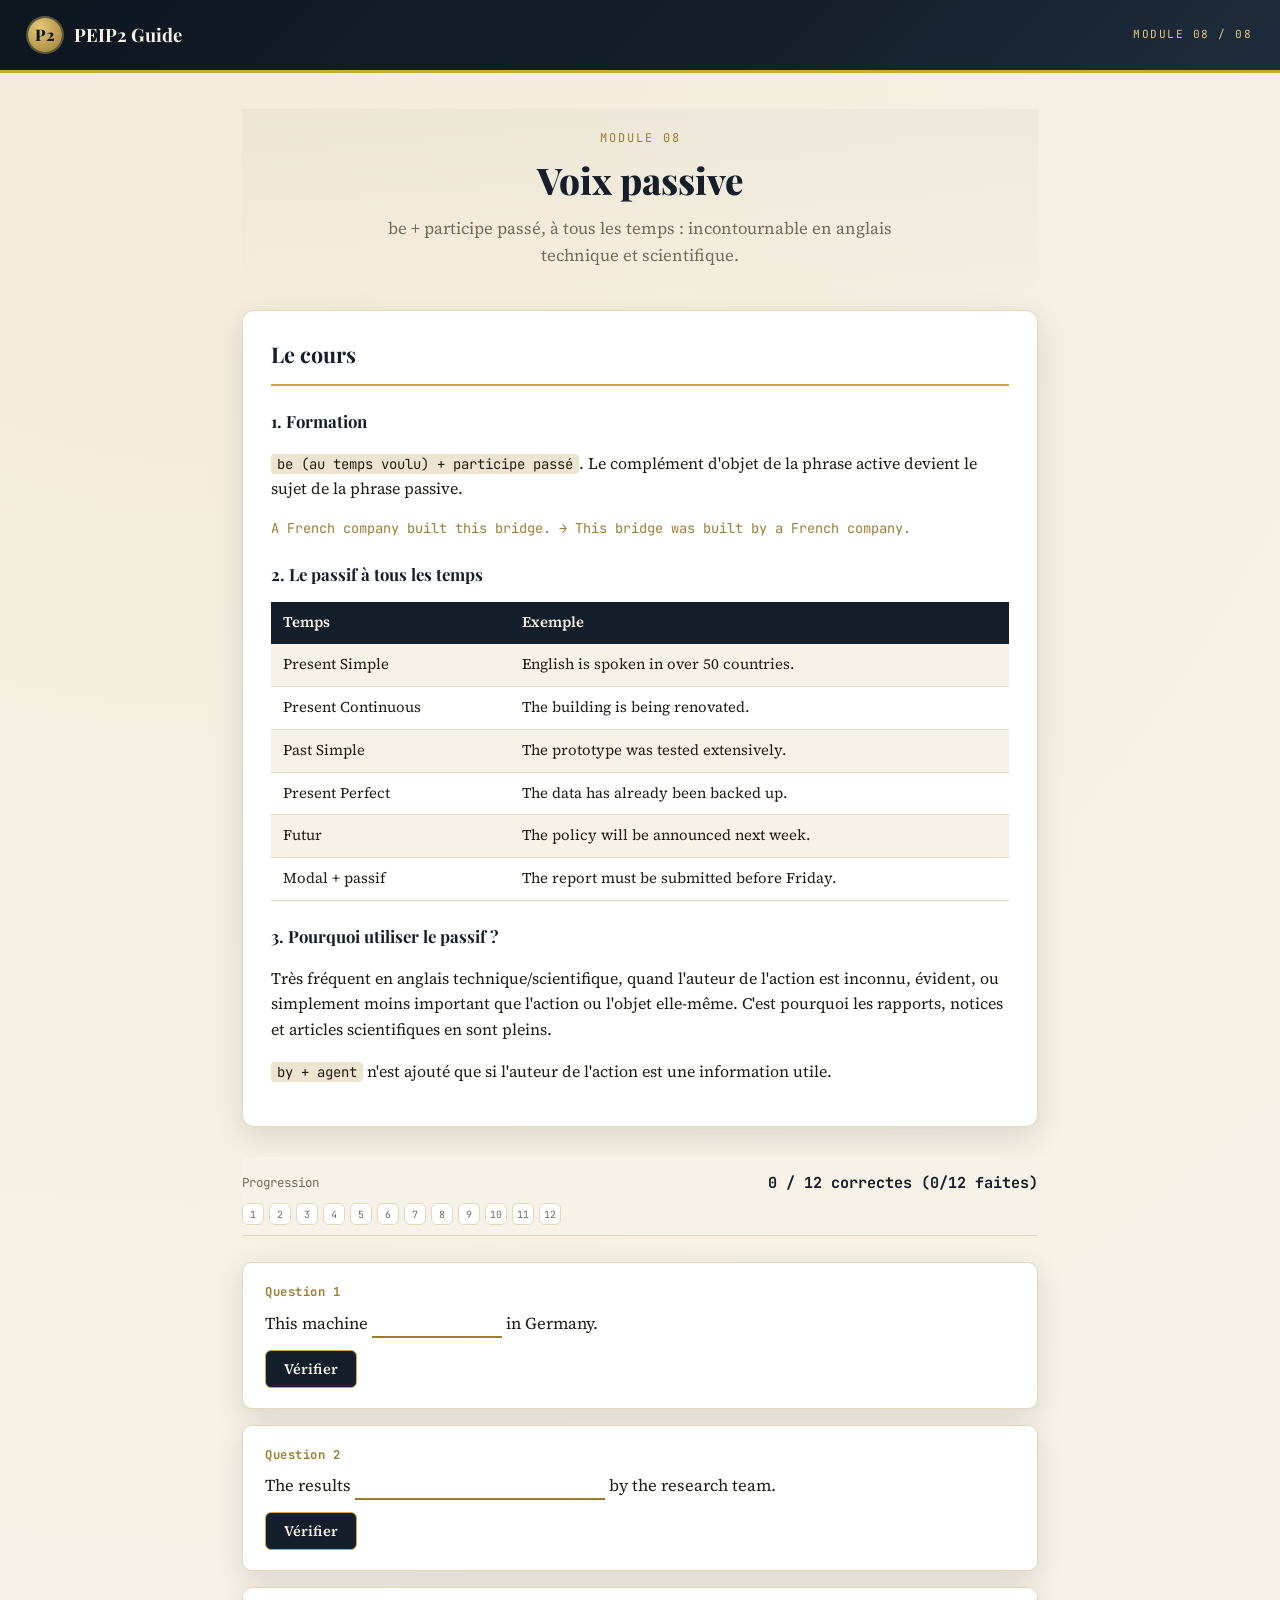
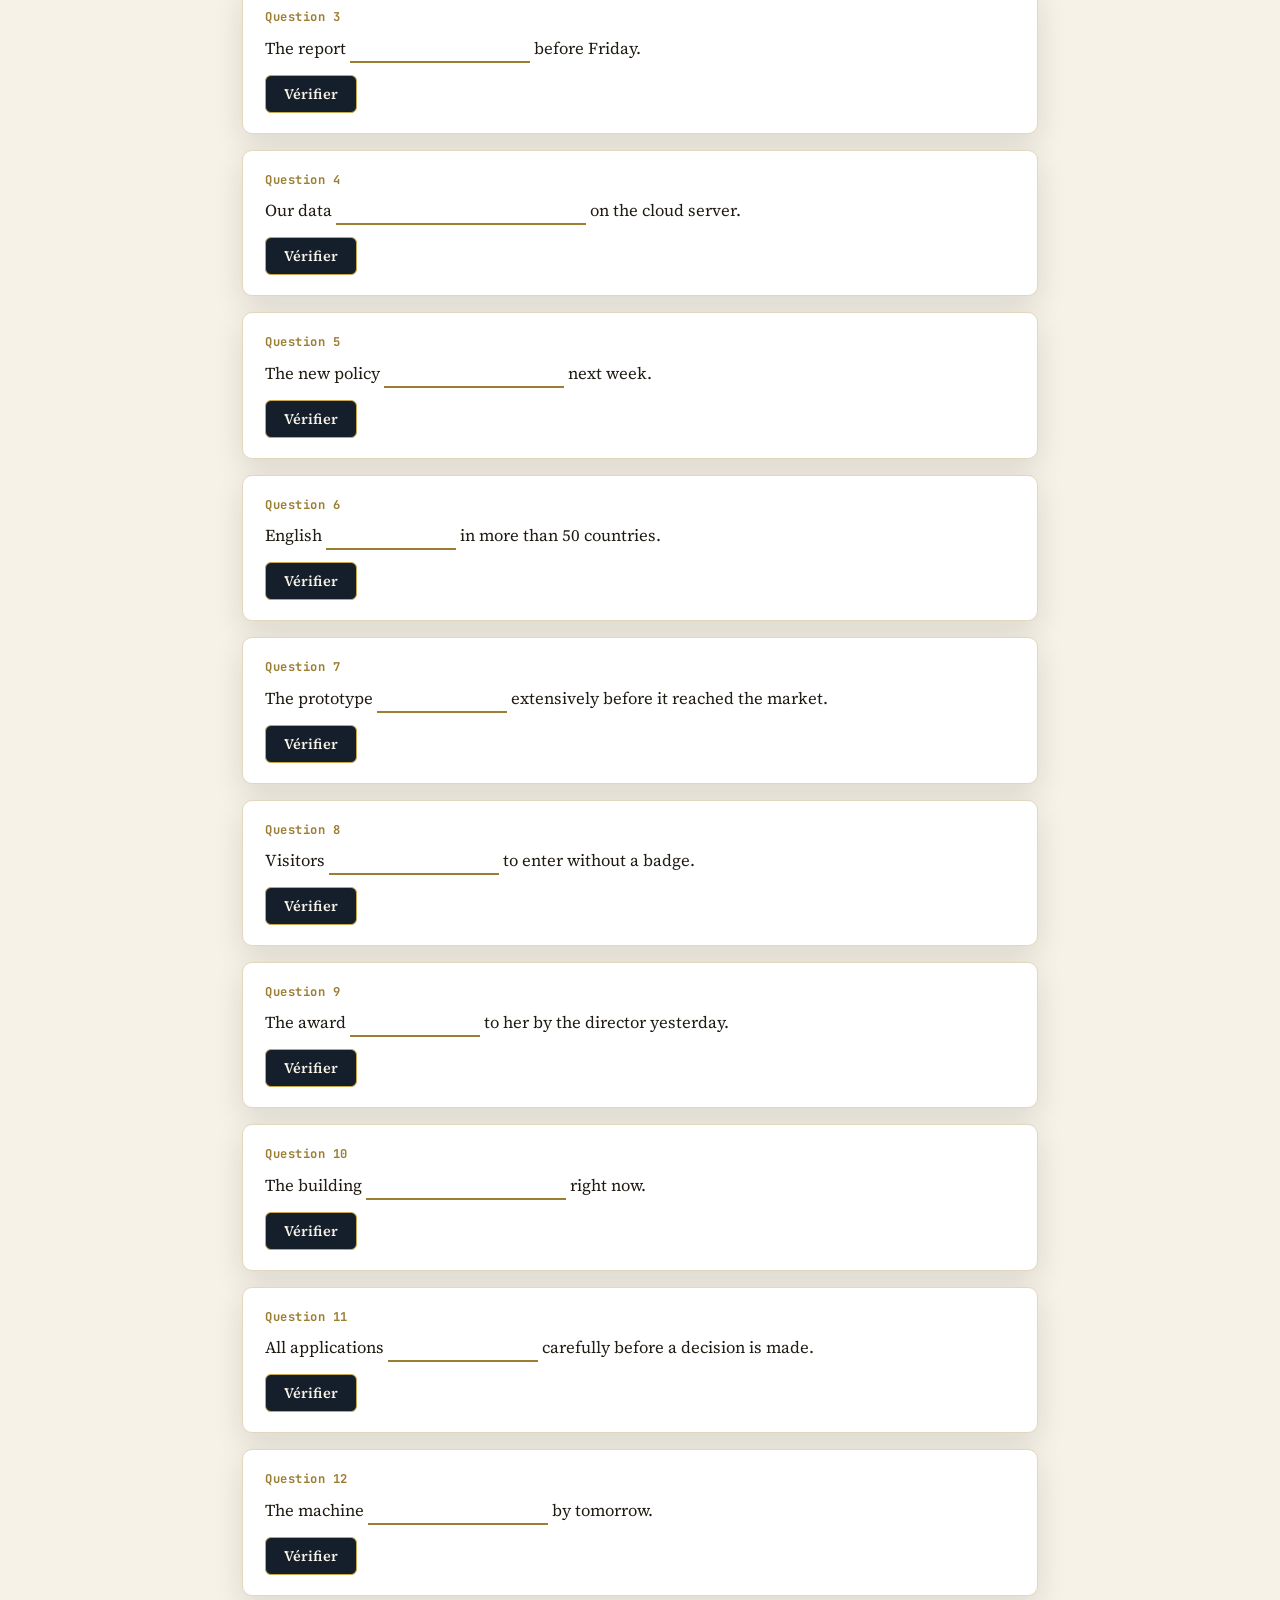
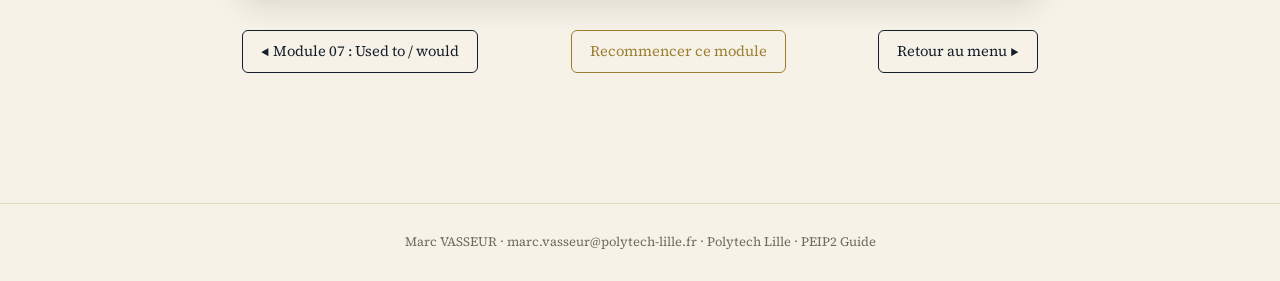
<file: module8.html>
<!DOCTYPE html>
<html lang="fr">
<head>
<meta charset="UTF-8">
<meta name="viewport" content="width=device-width, initial-scale=1.0">
<title>Module 8 — Voix passive | PEIP2 Guide</title>
<link rel="stylesheet" href="style.css">
</head>
<body>

<div class="topbar">
  <a href="index.html" class="brand"><span class="crest">P2</span><span>PEIP2 Guide</span></a>
  <span class="tagline">Module 08 / 08</span>
</div>

<main>
  <div class="hero" style="padding-top:20px;">
    <div class="kicker">Module 08</div>
    <h1>Voix passive</h1>
    <p>be + participe passé, à tous les temps : incontournable en anglais technique et scientifique.</p>
  </div>

  <div class="course">
    <h2>Le cours</h2>

    <h3>1. Formation</h3>
    <p><code>be (au temps voulu) + participe passé</code>. Le complément d'objet de la phrase active devient le sujet de la phrase passive.</p>
    <p class="ex">A French company built this bridge. &rarr; This bridge was built by a French company.</p>

    <h3>2. Le passif à tous les temps</h3>
    <table>
      <tr><th>Temps</th><th>Exemple</th></tr>
      <tr><td>Present Simple</td><td>English is spoken in over 50 countries.</td></tr>
      <tr><td>Present Continuous</td><td>The building is being renovated.</td></tr>
      <tr><td>Past Simple</td><td>The prototype was tested extensively.</td></tr>
      <tr><td>Present Perfect</td><td>The data has already been backed up.</td></tr>
      <tr><td>Futur</td><td>The policy will be announced next week.</td></tr>
      <tr><td>Modal + passif</td><td>The report must be submitted before Friday.</td></tr>
    </table>

    <h3>3. Pourquoi utiliser le passif ?</h3>
    <p>Très fréquent en anglais technique/scientifique, quand l'auteur de l'action est inconnu, évident, ou simplement moins important que l'action ou l'objet elle-même. C'est pourquoi les rapports, notices et articles scientifiques en sont pleins.</p>
    <p><code>by + agent</code> n'est ajouté que si l'auteur de l'action est une information utile.</p>
  </div>

  <div class="progress-wrap">
    <div class="progress-head">
      <span class="label">Progression</span>
      <span class="score" id="scoreLabel">0 / 12</span>
    </div>
    <div class="progress-dots" id="progressDots"></div>
  </div>

  <div id="questionsArea"></div>

  <div class="completion" id="completionBanner">
    <div>Bilan du module</div>
    <div class="big" id="completionScore">0 / 12</div>
    <div class="msg" id="completionMsg"></div>
  </div>

  <div class="pagenav">
    <a href="module7.html">&#9664; Module 07 : Used to / would</a>
    <a href="#" class="reset" onclick="location.reload();return false;">Recommencer ce module</a>
    <a href="index.html">Retour au menu &#9654;</a>
  </div>
</main>

<footer>Marc VASSEUR &middot; marc.vasseur@polytech-lille.fr &middot; Polytech Lille &middot; PEIP2 Guide</footer>

<script src="access.js"></script>
<script src="engine.js"></script>
<script>
const QUESTIONS = [
  { id:1, before:"This machine ", blanksMeta:[{ accepted:["was designed"], width:130, after:" in Germany." }],
    explanation:"Fait passé, sans marqueur temporel particulier mais évoqué comme achevé : <strong>Past Simple passif : was designed</strong>." },
  { id:2, before:"The results ", blanksMeta:[{ accepted:["are being analyzed","are currently being analyzed"], width:250, after:" by the research team." }],
    explanation:"Action en cours : <strong>Present Continuous passif : are being analyzed</strong> (be + being + participe passé)." },
  { id:3, before:"The report ", blanksMeta:[{ accepted:["must be submitted"], width:180, after:" before Friday." }],
    explanation:"Modal + passif : <strong>must + be + participe passé</strong> &rarr; <strong>must be submitted</strong>." },
  { id:4, before:"Our data ", blanksMeta:[{ accepted:["has already been backed up","has been already backed up"], width:250, after:" on the cloud server." }],
    explanation:"Present Perfect passif : <strong>has been + participe passé</strong> &rarr; <strong>has already been backed up</strong>." },
  { id:5, before:"The new policy ", blanksMeta:[{ accepted:["will be announced"], width:180, after:" next week." }],
    explanation:"Marqueur « next week » : <strong>futur passif : will be announced</strong>." },
  { id:6, before:"English ", blanksMeta:[{ accepted:["is spoken"], width:130, after:" in more than 50 countries." }],
    explanation:"Vérité générale : <strong>Present Simple passif : is spoken</strong>." },
  { id:7, before:"The prototype ", blanksMeta:[{ accepted:["was tested"], width:130, after:" extensively before it reached the market." }],
    explanation:"Fait passé achevé : <strong>Past Simple passif : was tested</strong>." },
  { id:8, before:"Visitors ", blanksMeta:[{ accepted:["are not allowed"], width:170, after:" to enter without a badge." }],
    explanation:"Règle générale, forme négative : <strong>Present Simple passif : are not allowed</strong>." },
  { id:9, before:"The award ", blanksMeta:[{ accepted:["was given"], width:130, after:" to her by the director yesterday." }],
    explanation:"Marqueur « yesterday » + agent précisé (« by the director ») : <strong>Past Simple passif : was given</strong>." },
  { id:10, before:"The building ", blanksMeta:[{ accepted:["is being renovated"], width:200, after:" right now." }],
    explanation:"« right now » : action en cours &rarr; <strong>Present Continuous passif : is being renovated</strong>." },
  { id:11, before:"All applications ", blanksMeta:[{ accepted:["are reviewed"], width:150, after:" carefully before a decision is made." }],
    explanation:"Procédure générale, routine : <strong>Present Simple passif : are reviewed</strong>." },
  { id:12, before:"The machine ", blanksMeta:[{ accepted:["should be repaired"], width:180, after:" by tomorrow." }],
    explanation:"Modal + passif : <strong>should + be + participe passé</strong> &rarr; <strong>should be repaired</strong>." }
];

PEIP2Access.guardModule(8, () => PEIP2.init(QUESTIONS));
</script>

</body>
</html>
</file>
<file: style.css>
@import url('https://fonts.googleapis.com/css2?family=Playfair+Display:wght@600;700;800&family=Source+Serif+4:opsz,wght@8..60,400;8..60,600;8..60,700&family=JetBrains+Mono:wght@500;600;700&display=swap');

:root{
  --navy:#151F2B;
  --navy-2:#1E2C3D;
  --navy-3:#0E1620;
  --gold:#C9A84C;
  --gold-light:#E4C877;
  --gold-dim:#9C7E33;
  --cream:#F7F2E7;
  --cream-2:#EDE4CF;
  --ink:#201C14;
  --muted:#726B5C;
  --border:#E1D8BE;
  --ok:#3D6B46;
  --ok-bg:#EAF3EB;
  --bad:#A3402F;
  --bad-bg:#FBEEEB;
  --shadow: 0 10px 30px rgba(14,22,32,.12);
}

*{box-sizing:border-box;}
html{scroll-behavior:smooth;}
body{
  margin:0;
  background:
    radial-gradient(circle at 15% 0%, rgba(201,168,76,.08), transparent 45%),
    var(--cream);
  color:var(--ink);
  font-family:'Source Serif 4', serif;
  line-height:1.6;
}

a{color:inherit;}

/* ---------- Top bar ---------- */
.topbar{
  background:linear-gradient(135deg, var(--navy-3), var(--navy) 60%, var(--navy-2));
  color:var(--cream);
  padding:18px 28px;
  display:flex;align-items:center;justify-content:space-between;
  border-bottom:3px solid var(--gold);
  position:sticky;top:0;z-index:50;
}
.topbar .brand{
  display:flex;align-items:center;gap:12px;
  font-family:'Playfair Display',serif;
  font-weight:700;font-size:1.15rem;
  text-decoration:none;
}
.topbar .brand .crest{
  width:34px;height:34px;border-radius:50%;
  background:radial-gradient(circle at 35% 30%, var(--gold-light), var(--gold-dim));
  display:flex;align-items:center;justify-content:center;
  font-family:'Playfair Display',serif;font-weight:800;color:var(--navy-3);font-size:1rem;
  box-shadow:0 0 0 2px rgba(228,200,119,.35);
}
.topbar .tagline{font-family:'JetBrains Mono',monospace;font-size:.7rem;letter-spacing:1.5px;color:var(--gold-light);text-transform:uppercase;}
.topbar nav a{
  color:var(--cream-2);text-decoration:none;font-size:.92rem;margin-left:22px;
  border-bottom:1px solid transparent;padding-bottom:3px;
}
.topbar nav a:hover{border-bottom-color:var(--gold);color:#fff;}

/* ---------- Layout ---------- */
main{max-width:840px;margin:0 auto;padding:36px 22px 90px;}

.hero{
  text-align:center;padding:46px 20px 40px;
  background:linear-gradient(180deg, rgba(21,31,43,.03), transparent);
}
.hero .kicker{
  font-family:'JetBrains Mono',monospace;font-size:.75rem;letter-spacing:2px;
  color:var(--gold-dim);text-transform:uppercase;margin-bottom:10px;
}
.hero h1{
  font-family:'Playfair Display',serif;font-size:2.3rem;font-weight:800;
  color:var(--navy);margin:0 0 14px;line-height:1.2;
}
.hero p{color:var(--muted);font-size:1.05rem;max-width:560px;margin:0 auto;}

/* ---------- Module cards (index page) ---------- */
.module-grid{
  display:grid;grid-template-columns:1fr 1fr;gap:20px;margin-top:38px;
}
@media (max-width:640px){ .module-grid{grid-template-columns:1fr;} }

.module-card{
  background:#fff;border:1px solid var(--border);border-radius:14px;
  padding:26px 24px;text-decoration:none;color:var(--ink);
  box-shadow:var(--shadow);
  position:relative;overflow:hidden;
  transition:transform .15s ease, box-shadow .15s ease;
  display:block;
}
.module-card:hover{transform:translateY(-3px);box-shadow:0 16px 34px rgba(14,22,32,.16);}
.module-card::before{
  content:'';position:absolute;top:0;left:0;right:0;height:5px;
  background:linear-gradient(90deg, var(--gold-dim), var(--gold-light));
}
.module-card.locked{
  opacity:.55;filter:grayscale(.4);cursor:not-allowed;
}
.module-card.locked:hover{transform:none;box-shadow:var(--shadow);}
.lock-badge{
  position:absolute;top:14px;right:14px;
  font-family:'JetBrains Mono',monospace;font-size:.66rem;font-weight:700;
  background:var(--navy);color:var(--cream);padding:3px 9px;border-radius:12px;
}
.module-card .num{
  font-family:'JetBrains Mono',monospace;font-size:.72rem;color:var(--gold-dim);
  letter-spacing:1.5px;font-weight:700;
}
.module-card h2{
  font-family:'Playfair Display',serif;font-size:1.28rem;color:var(--navy);
  margin:8px 0 10px;
}
.module-card p{color:var(--muted);font-size:.93rem;margin:0 0 14px;}
.module-card .meta{
  font-family:'JetBrains Mono',monospace;font-size:.72rem;color:var(--gold-dim);
  display:flex;gap:14px;
}

/* ---------- Course block ---------- */
.course{
  background:#fff;border:1px solid var(--border);border-radius:12px;
  padding:26px 28px;margin-bottom:30px;box-shadow:var(--shadow);
}
.course h2{
  font-family:'Playfair Display',serif;color:var(--navy);font-size:1.35rem;
  margin-top:0;padding-bottom:12px;border-bottom:2px solid var(--gold);
}
.course h3{font-family:'Playfair Display',serif;color:var(--navy);font-size:1.05rem;margin:22px 0 8px;}
.course table{width:100%;border-collapse:collapse;margin:14px 0;font-size:.93rem;}
.course th{background:var(--navy);color:var(--cream);text-align:left;padding:9px 12px;font-weight:600;}
.course td{padding:9px 12px;border-bottom:1px solid var(--border);vertical-align:top;}
.course tr:nth-child(even) td{background:var(--cream);}
.course .ex{color:var(--gold-dim);font-family:'JetBrains Mono',monospace;font-size:.85rem;}
.course code{background:var(--cream-2);padding:1px 6px;border-radius:4px;font-family:'JetBrains Mono',monospace;font-size:.87rem;}

/* ---------- Progress bar ---------- */
.progress-wrap{
  position:sticky;top:73px;z-index:40;
  background:var(--cream);padding:14px 0 10px;
  border-bottom:1px solid var(--border);margin-bottom:26px;
}
.progress-head{display:flex;justify-content:space-between;align-items:center;margin-bottom:8px;}
.progress-head .label{font-family:'JetBrains Mono',monospace;font-size:.78rem;color:var(--muted);}
.progress-head .score{font-family:'JetBrains Mono',monospace;font-size:.95rem;font-weight:700;color:var(--navy);}
.progress-dots{display:flex;gap:5px;flex-wrap:wrap;}
.dot{
  width:22px;height:22px;border-radius:6px;
  background:#fff;border:1.5px solid var(--border);
  display:flex;align-items:center;justify-content:center;
  font-family:'JetBrains Mono',monospace;font-size:.62rem;color:var(--muted);
  transition:all .15s ease;
}
.dot.ok{background:var(--ok);border-color:var(--ok);color:#fff;}
.dot.bad{background:var(--bad);border-color:var(--bad);color:#fff;}

/* ---------- Question cards ---------- */
.q-card{
  background:#fff;border:1px solid var(--border);border-radius:10px;
  padding:20px 22px;margin-bottom:16px;box-shadow:var(--shadow);
  transition:border-color .15s ease;
}
.q-card.ok{border-left:4px solid var(--ok);}
.q-card.bad{border-left:4px solid var(--bad);}
.q-num{
  font-family:'JetBrains Mono',monospace;font-size:.76rem;color:var(--gold-dim);
  font-weight:700;letter-spacing:.5px;display:block;margin-bottom:8px;
}
.q-sentence{font-size:1.04rem;margin-bottom:4px;}
.q-sentence input{
  font-family:'JetBrains Mono',monospace;font-size:.96rem;
  border:none;border-bottom:2px solid var(--gold-dim);background:transparent;
  padding:2px 4px;min-width:120px;text-align:center;color:var(--ink);
}
.q-sentence input:focus{outline:none;border-bottom-color:var(--navy);}
.q-sentence input:disabled{color:var(--muted);}

.q-actions{margin-top:12px;}
.btn-check{
  background:var(--navy);color:var(--cream);border:1px solid var(--gold);
  font-family:'Source Serif 4',serif;font-weight:600;font-size:.9rem;
  padding:8px 18px;border-radius:6px;cursor:pointer;
}
.btn-check:hover{background:var(--navy-2);}
.btn-check:disabled{opacity:.4;cursor:not-allowed;}

.verdict{display:none;margin-top:12px;padding-top:12px;border-top:1px dashed var(--border);font-size:.92rem;}
.verdict.show{display:block;}
.verdict .tag{font-family:'JetBrains Mono',monospace;font-weight:700;font-size:.78rem;}
.verdict.ok .tag{color:var(--ok);}
.verdict.bad .tag{color:var(--bad);}
.verdict .your{color:var(--bad);}
.verdict .good{color:var(--ok);font-weight:600;}
.verdict .rule{margin-top:8px;color:var(--ink);}

/* ---------- Completion banner ---------- */
.completion{
  display:none;background:var(--navy);color:var(--cream);text-align:center;
  padding:32px 24px;border-radius:12px;margin:30px 0;
  box-shadow:var(--shadow);
}
.completion.show{display:block;}
.completion .big{font-family:'Playfair Display',serif;font-size:2.1rem;color:var(--gold-light);margin:8px 0 4px;}
.completion .msg{color:var(--cream-2);font-size:.95rem;}

/* ---------- Nav buttons ---------- */
.pagenav{display:flex;justify-content:space-between;margin-top:34px;gap:10px;flex-wrap:wrap;}
.pagenav a{
  font-family:'Source Serif 4',serif;font-size:.92rem;
  color:var(--navy);text-decoration:none;border:1px solid var(--navy);
  padding:9px 18px;border-radius:6px;
}
.pagenav a:hover{background:var(--navy);color:var(--cream);}
.pagenav a.reset{border-color:var(--gold-dim);color:var(--gold-dim);}
.pagenav a.reset:hover{background:var(--gold-dim);color:#fff;}

footer{
  text-align:center;padding:28px 20px;font-size:.8rem;color:var(--muted);
  border-top:1px solid var(--border);margin-top:40px;
}
footer strong{color:var(--navy);}
</file>
